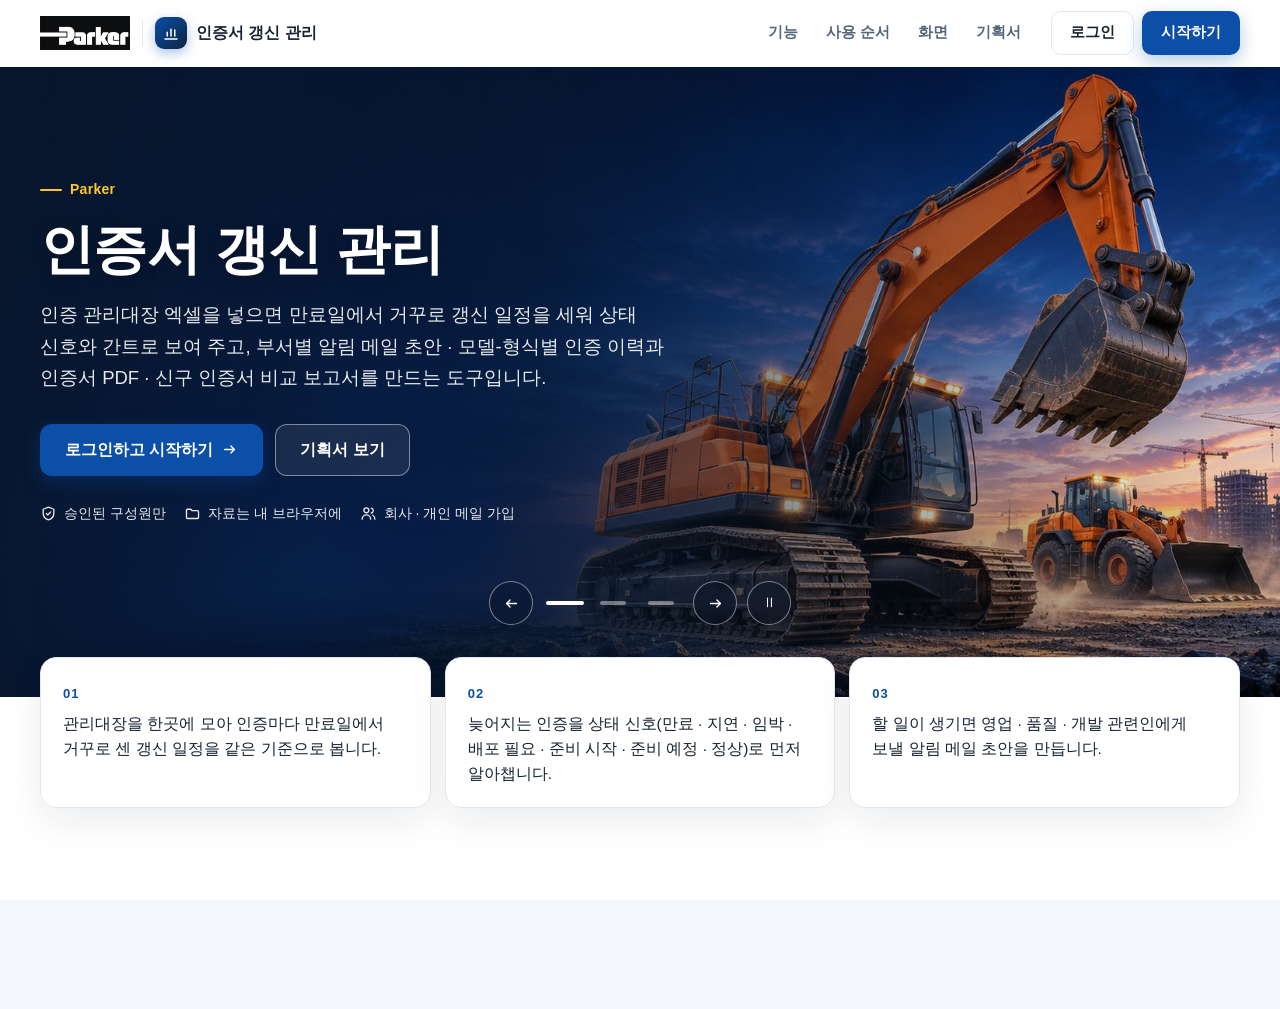
<file: index.html>
<!doctype html>
<html lang="ko">
<head>
  <meta charset="utf-8">
  <meta name="viewport" content="width=device-width, initial-scale=1">
  <title>인증 갱신 관리 — v2.0</title>
  <!-- seo-kit: 공유 미리보기 · 아이콘(주소를 옮기면 아래 주소 3곳을 내 주소로) -->
  <link rel="canonical" href="https://data10-12.jobability.co.kr/">
  <meta property="og:type" content="website">
  <meta property="og:site_name" content="Parker">
  <meta property="og:title" content="Parker · 인증서 갱신 관리">
  <meta property="og:description" content="인증 관리대장 엑셀을 넣으면 만료일에서 거꾸로 갱신 일정을 세워 상태 신호와 간트로 보여 주고, 부서별 알림 메일 초안 · 모델-형식별 인증 이력과 인증서 PDF · 신구 인증서 비교 보고서를 만드는 도구입니다.">
  <meta property="og:url" content="https://data10-12.jobability.co.kr/">
  <meta property="og:image" content="https://data10-12.jobability.co.kr/og-image.png">
  <meta property="og:image:secure_url" content="https://data10-12.jobability.co.kr/og-image.png">
  <meta property="og:image:type" content="image/png">
  <meta property="og:image:width" content="1200">
  <meta property="og:image:height" content="630">
  <meta property="og:image:alt" content="Parker · 인증서 갱신 관리">
  <meta property="og:locale" content="ko_KR">
  <meta name="twitter:card" content="summary_large_image">
  <meta name="twitter:title" content="Parker · 인증서 갱신 관리">
  <meta name="twitter:description" content="인증 관리대장 엑셀을 넣으면 만료일에서 거꾸로 갱신 일정을 세워 상태 신호와 간트로 보여 주고, 부서별 알림 메일 초안 · 모델-형식별 인증 이력과 인증서 PDF · 신구 인증서 비교 보고서를 만드는 도구입니다.">
  <meta name="twitter:image" content="https://data10-12.jobability.co.kr/og-image.png">
  <link rel="icon" href="favicon.svg" type="image/svg+xml">
  <!-- /seo-kit -->
  <meta name="description" content="선급 Type Approval 등 각종 인증의 관리대장 엑셀을 가져와 만료일에서 거꾸로 갱신 일정(준비·신청·기관 심사·피드백·발급)을 세우고, 상태 신호·부서별 알림 메일 초안·업무흐름(R/R)·이전/신규 인증서 변경 비교 보고서, 모델-형식별 인증 이력과 인증서 PDF 보관을 하는 브라우저 도구">
  <meta name="robots" content="noindex">
  <!-- fresh-guard v3 (2026-10-21) — 배포 직후에도 강력 새로고침 없이 새 화면을 보이게 한다.
       GitHub Pages 는 HTML 을 max-age=600 으로 준다. 브라우저도, GitHub 앞단 캐시(Fastly)도 그동안 옛 HTML 을 줄 수 있다
       (Cloudflare 는 HTML 을 캐시하지 않는다 — cf-cache-status: DYNAMIC 실측).
       여기서 하는 일: 지금 화면의 Last-Modified(document.lastModified)와 서버의 최신 값(HEAD)을 비교해,
       서버 쪽이 새로우면 「?_fg=<판>」을 붙인 주소로 한 번 옮겨 간다. 질의가 붙은 주소는 브라우저 캐시에도 Fastly 캐시에도
       없어 반드시 새 판이 온다(실측 x-cache: MISS). 붙은 _fg 는 새 화면이 뜨자마자 주소창에서 지운다. 같은 판으로 두 번 돌지 않는다.
       v2: 열 때만이 아니라 앱 안 메뉴 이동(pushState·hashchange·popstate) 때도 15초에 한 번까지 다시 잰다(열어 둔 탭).
       v3: location.reload() 대신 질의 붙은 주소로 — reload 가 Fastly 에 남은 옛 판을 다시 받아 멈추던 것(10-21 build-data 강의안).
       탭 전환·포커스로는 옮기지 않는다(입력 유실). file:// 로 열면 돌지 않는다(fetch 가 file 을 못 읽어 콘솔 오류만 남음). ETag 는 Cloudflare 가 지워서 쓸 수 없다. 원본: dreamit-1000/scripts/fresh-guard/guard.html -->
  <script>(function(){try{var L=location,P='_fg',h=window.history,q=L.search;if(L.protocol==='file:')return;if(/[?&]_fg=/.test(q)&&h&&h.replaceState){q=q.replace(/([?&])_fg=[^&]*&?/,'$1').replace(/[?&]$/,'');h.replaceState(h.state,'',L.pathname+q+L.hash);}var d=Date.parse(document.lastModified),u=L.pathname+L.search,k='__fresh_guard',t=0;if(!d||!window.fetch||!window.sessionStorage)return;var g=function(s,v){return s+(s.indexOf('?')<0?'?':'&')+P+'='+v;};var c=function(){var n=Date.now();if(n-t<15000)return;t=n;fetch(g(u,n),{method:'HEAD',cache:'no-store'}).then(function(r){var lm=r.headers.get('last-modified'),f=lm&&Date.parse(lm);if(!f||f<=d+1000)return;if(sessionStorage.getItem(k)===lm)return;sessionStorage.setItem(k,lm);L.replace(g(L.pathname+L.search,f)+L.hash);})['catch'](function(){});};c();var p=h&&h.pushState;if(p)h.pushState=function(){var x=p.apply(this,arguments);c();return x;};addEventListener('hashchange',c);addEventListener('popstate',c);}catch(e){}})();</script>
  <link rel="stylesheet" href="css/style.css?v=2026-11-11.8">
  <!-- auth-kit: 로그인 전에는 도구 화면을 감춘다(js/auth.js 가 판정 뒤 푼다) -->
  <script>document.documentElement.classList.add('auth-lock')</script>
  <link rel="stylesheet" href="css/auth.css?v=2026-11-11.8">
  <link rel="stylesheet" href="css/board.css?v=2026-11-11.8">
  <!-- /auth-kit -->
</head>
<body>
  <a class="skip" href="#main">본문으로 건너뛰기</a>
  <div class="shell">
    <aside class="side" aria-label="주 메뉴">
      <a class="brand" href="#/dash">
        <span class="brand-mark" aria-hidden="true">CT</span>
        <span class="brand-text">
          <span class="brand-name">인증 갱신 관리</span>
          <span class="brand-sub">data10-12 · v2.0</span>
        </span>
      </a>
      <nav class="nav" id="nav"></nav>
    </aside>

    <div class="body">
      <header class="topbar">
        <a class="scope-chip" id="dataChip" href="#/ledger"></a>
        <span class="topbar-note" id="storeNote"></span>
      </header>
      <div id="sampleBanner" class="sample-banner" hidden></div>
      <main id="main" class="main" tabindex="-1"></main>
      <footer class="site-footer">
        v2.0 · 관리대장·이력·인증서 PDF 는 이 브라우저 안에서만 읽고 저장합니다(서버로 보내지 않음) · 메일은 직접 보내기 전까지 나가지 않음 · AI 자동 보내기는 설정한 경우에만
      </footer>
    </div>
  </div>

  <div id="toast" class="toast" role="status" aria-live="polite" hidden></div>

  <!-- 로컬 파일(file://)로 열어도 돌도록 module 이 아닌 일반 스크립트로 불러옵니다 -->
  <script src="vendor/xlsx.full.min.js?v=2026-11-11.8"></script>
  <script src="vendor/pdf.min.js?v=2026-11-11.8"></script>
  <script src="js/logic.js?v=2026-11-11.8"></script>
  <script src="js/sample-data.js?v=2026-11-11.8"></script>
  <script src="js/store.js?v=2026-11-11.8"></script>
  <script src="js/pdfs.js?v=2026-11-11.8"></script>
  <script src="js/charts.js?v=2026-11-11.8"></script>
  <script src="js/ai-endpoint.js?v=2026-11-11.8"></script>
  <script src="js/ai-panel.js?v=2026-11-11.8"></script>
  <script src="js/app.js?v=2026-11-11.8"></script>
  <!-- auth-kit: 로그인 · 사용 신청 · 승인(정본 data10-00/kit/auth) -->
  <script src="vendor/supabase.js?v=2026-11-11.8"></script>
  <script src="js/auth-config.js?v=2026-11-11.8"></script>
  <script src="js/board.js?v=2026-11-11.8"></script>
  <script src="js/auth.js?v=2026-11-11.8"></script>
  <!-- /auth-kit -->
</body>
</html>
</file>
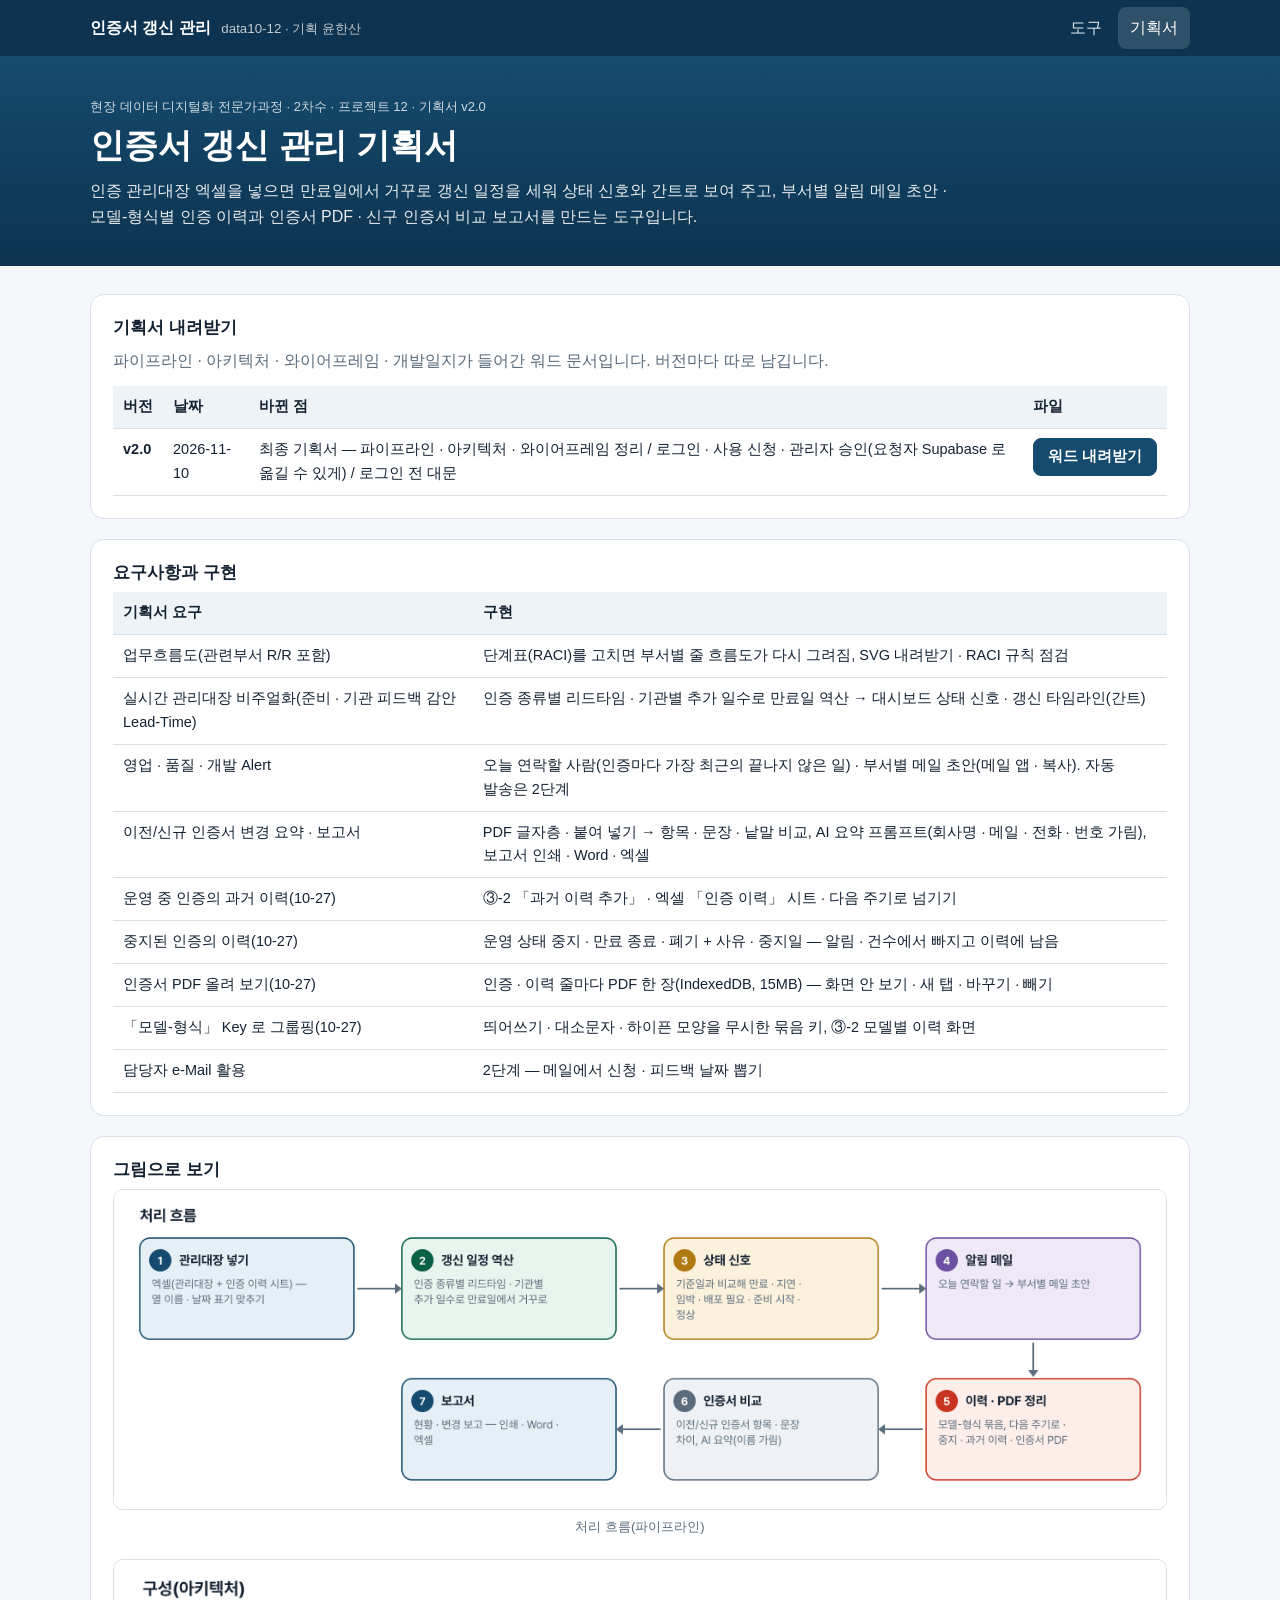
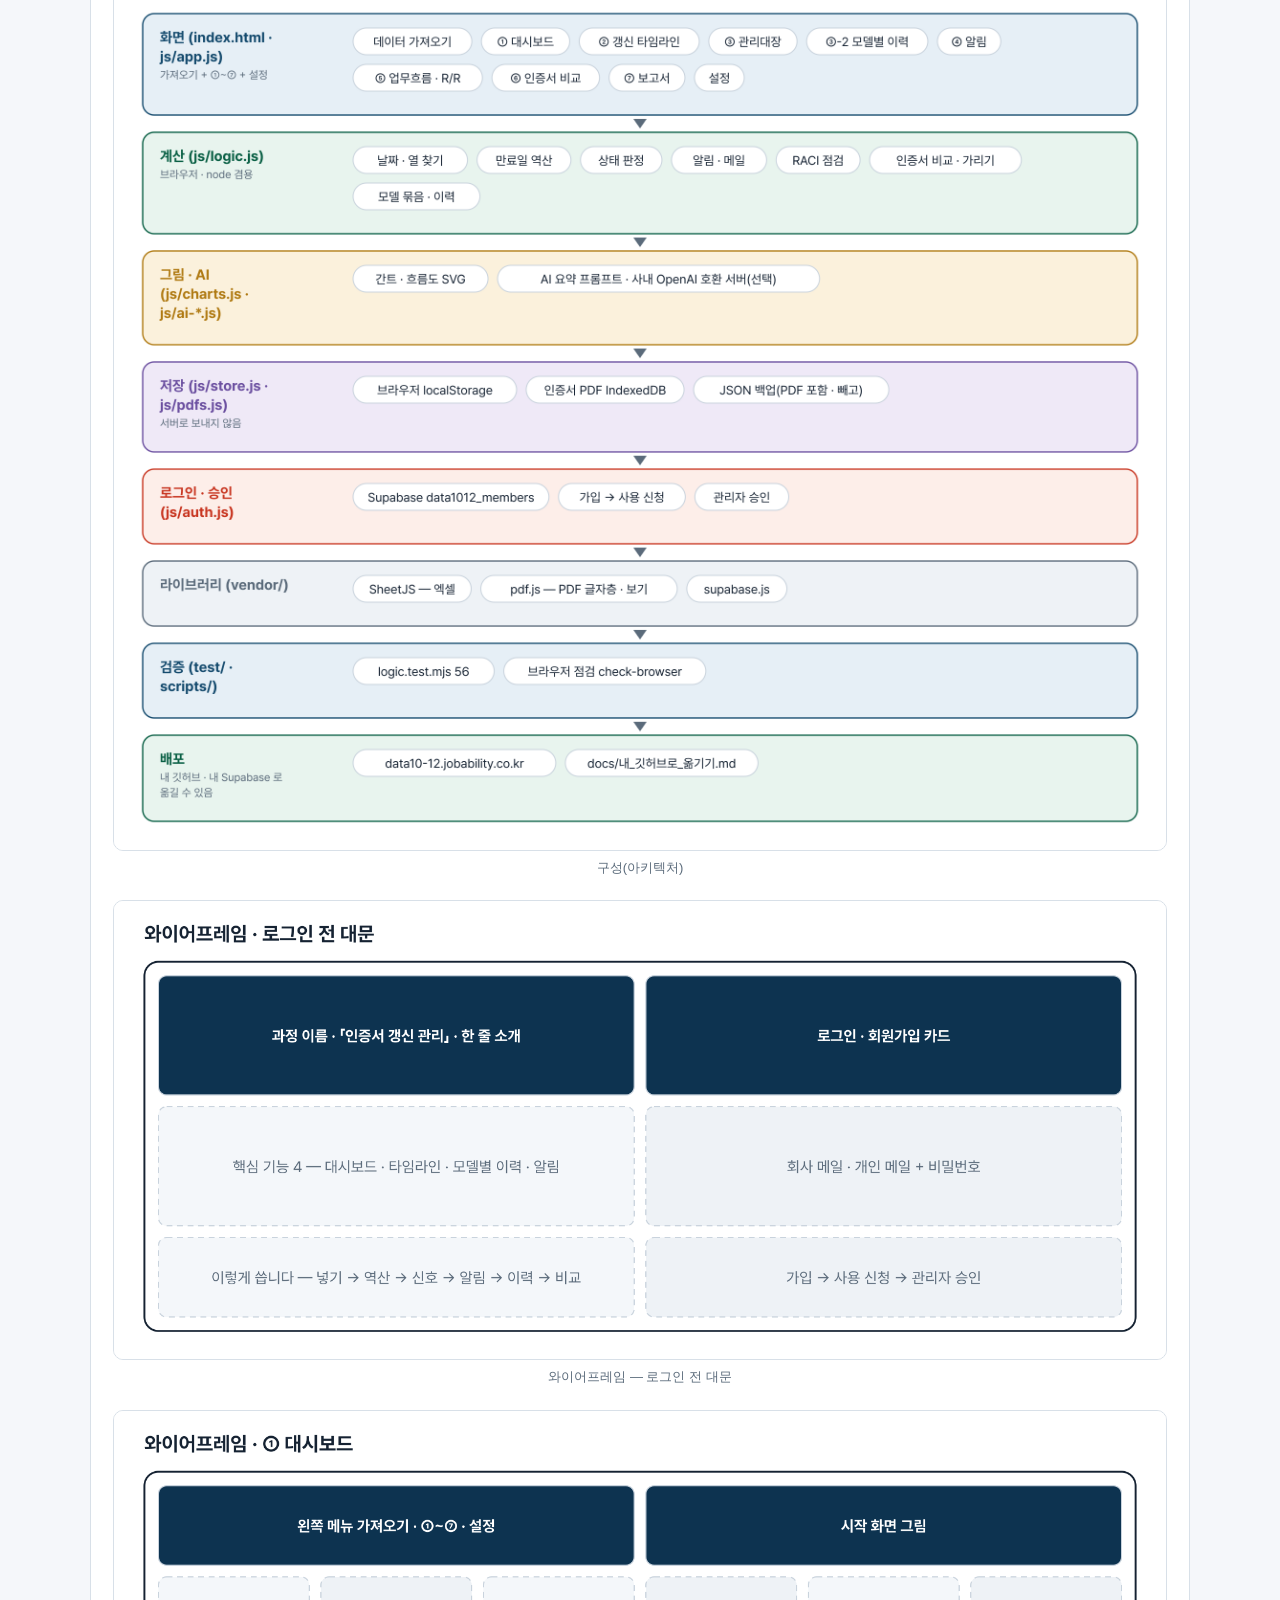
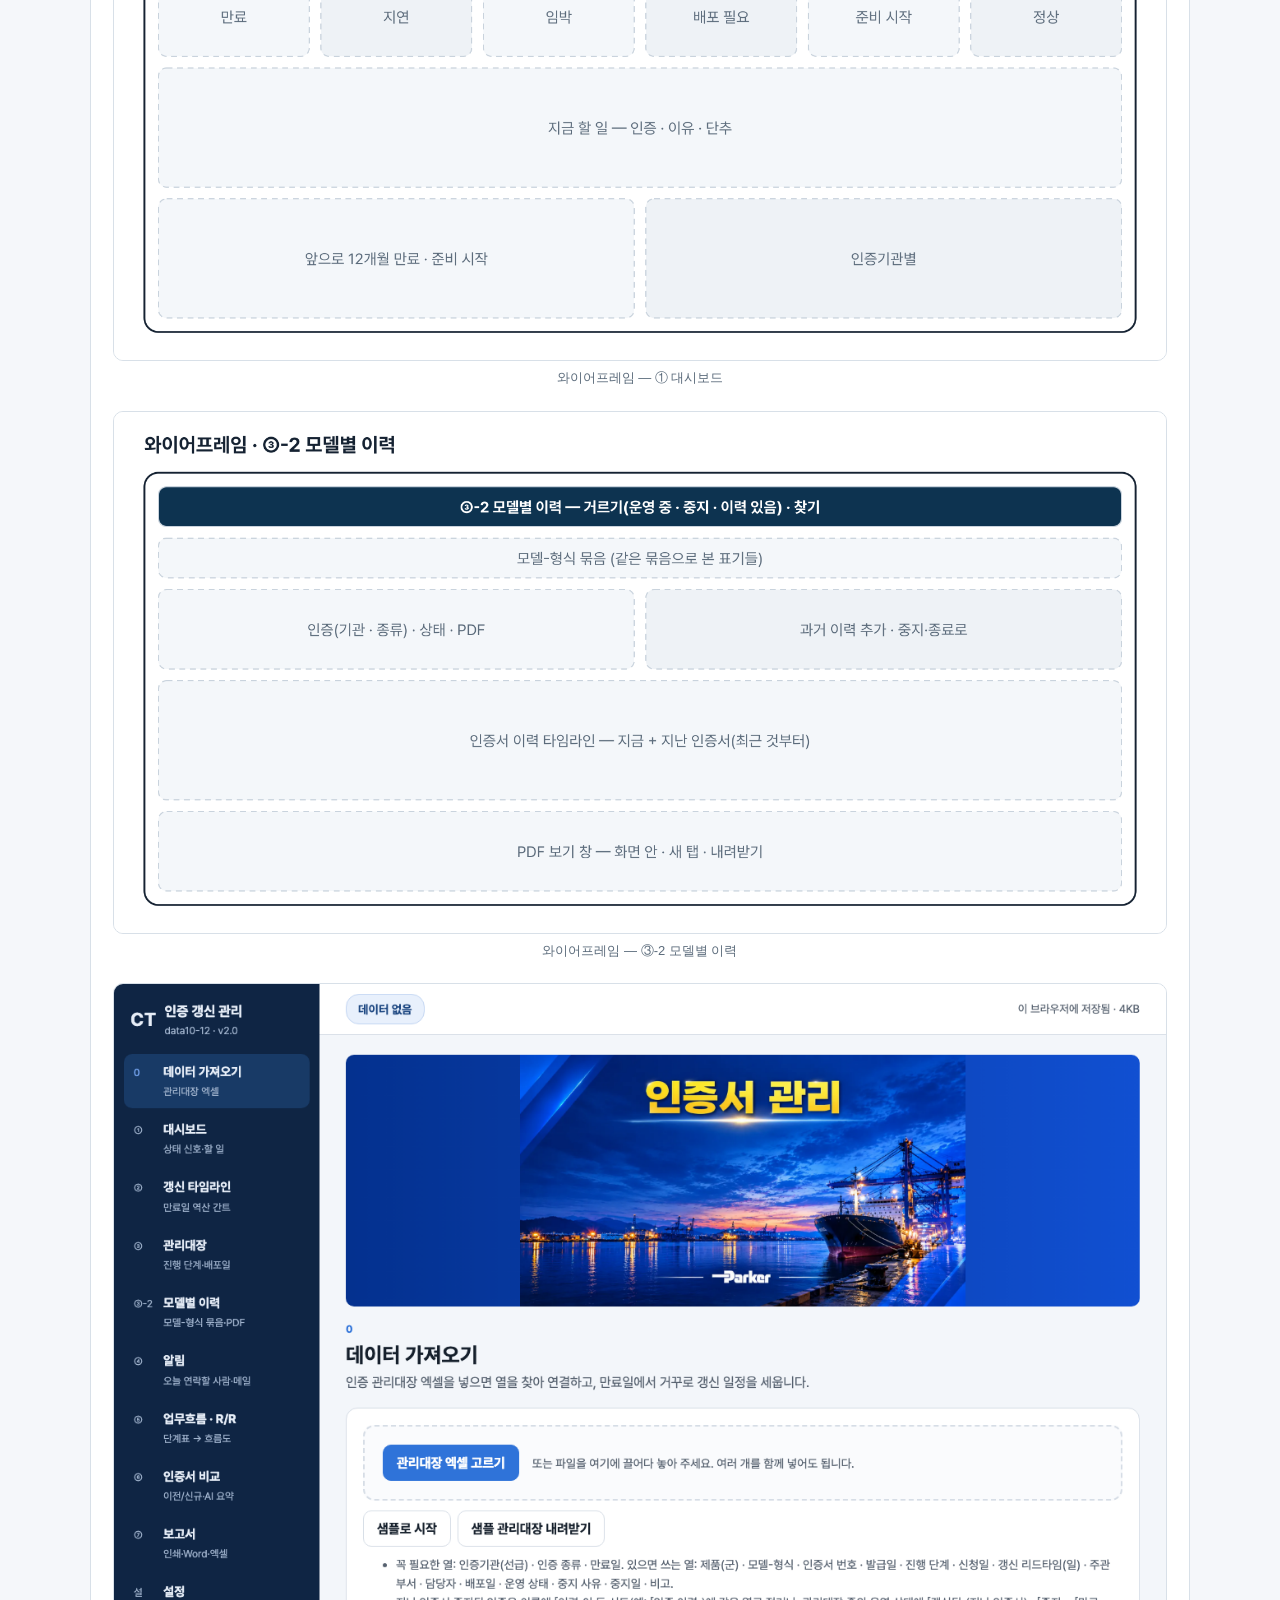
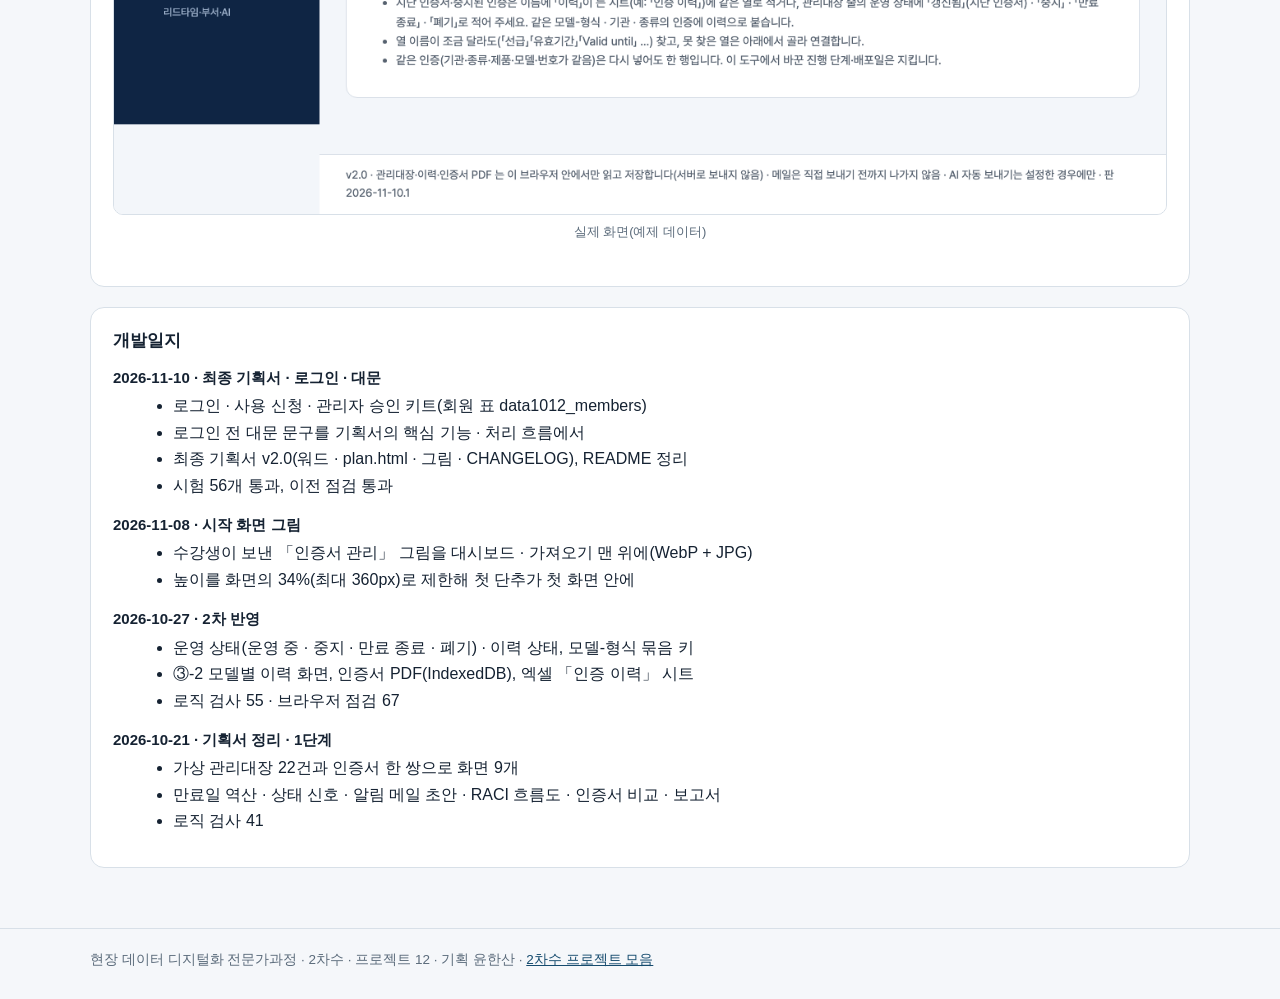
<file: plan.html>
<!DOCTYPE html>
<html lang="ko">
<head>
<meta charset="UTF-8">
<meta name="viewport" content="width=device-width, initial-scale=1.0">
<title>기획서 — 인증서 갱신 관리</title>
<meta name="robots" content="index,follow">
<link rel="icon" href="favicon.svg" type="image/svg+xml">
<link rel="stylesheet" href="css/style.css">
<style>
.plan-figs figure{margin:0 0 22px;} .plan-figs img{width:100%;height:auto;border:1px solid var(--line);border-radius:10px;background:#fff;}
.plan-figs figcaption{font-size:13px;color:var(--sub);text-align:center;margin-top:6px;}
.plan td{white-space:normal;} .plan td .btn{min-height:36px;white-space:nowrap;}
h3{font-size:15px;margin:16px 0 6px;} main ul{margin:0 0 10px 20px;}
:root{--ink:#152232;--sub:#5b6b7b;--line:#d8e0e8;--brand:#154b6e;--bg:#f5f7fa;--container-pad:20px}
@media (min-width:640px){:root{--container-pad:28px}} @media (min-width:1024px){:root{--container-pad:40px}}
*{box-sizing:border-box} body{margin:0;background:var(--bg);color:var(--ink);font:16px/1.65 Pretendard,'Apple SD Gothic Neo','Malgun Gothic',sans-serif;word-break:keep-all;overflow-wrap:break-word}
a{color:var(--brand)} .wrap,.topnav-inner{max-width:calc(1100px + 2*var(--container-pad));margin:0 auto;padding:0 var(--container-pad)}
.topnav{background:#0d3350;color:#fff;position:sticky;top:0;z-index:5} .topnav-inner{display:flex;flex-wrap:wrap;align-items:center;justify-content:space-between;gap:8px;min-height:56px}
.topnav-brand{color:#fff;text-decoration:none;font-weight:700} .topnav-brand small{font-weight:400;opacity:.75;margin-left:6px}
.topnav-links{list-style:none;display:flex;gap:4px;margin:0;padding:0} .topnav-links a{color:#dbe7f0;text-decoration:none;padding:8px 12px;border-radius:8px;display:block} .topnav-links a.active,.topnav-links a:hover{background:rgba(255,255,255,.14);color:#fff}
.hero{background:linear-gradient(180deg,#154b6e,#0d3350);color:#fff;padding:40px 0 36px} .hero h1{margin:6px 0 10px;font-size:clamp(24px,3.4vw,34px);color:#fff} .hero p{margin:0;opacity:.9;max-width:860px} .eyebrow{font-size:13px;opacity:.8}
main{padding:28px 0 40px} .card{background:#fff;border:1px solid var(--line);border-radius:14px;padding:22px;margin:0 0 20px} .sub{color:var(--sub)}
.tablewrap{overflow-x:auto} table{border-collapse:collapse;width:100%;font-size:14.5px} th,td{border-bottom:1px solid var(--line);padding:9px 10px;text-align:left;vertical-align:top} th{background:#eef3f7;white-space:nowrap}
.btn{display:inline-flex;align-items:center;justify-content:center;padding:6px 14px;border-radius:8px;border:1px solid var(--brand);text-decoration:none;font-weight:600} .btn.primary{background:var(--brand);color:#fff}
footer{border-top:1px solid var(--line);padding:20px 0 28px;color:var(--sub);font-size:13.5px}
</style>
</head>
<body>
<nav class="topnav" aria-label="주요 메뉴">
  <div class="topnav-inner">
    <a class="topnav-brand" href="index.html">인증서 갱신 관리 <small>data10-12 · 기획 윤한산</small></a>
    <ul class="topnav-links">
      <li><a href="index.html">도구</a></li>
      <li><a href="plan.html" class="active" aria-current="page">기획서</a></li>
    </ul>
  </div>
</nav>
<header class="hero"><div class="wrap">
  <div class="eyebrow">현장 데이터 디지털화 전문가과정 · 2차수 · 프로젝트 12 · 기획서 v2.0</div>
  <h1>인증서 갱신 관리 기획서</h1>
  <p>인증 관리대장 엑셀을 넣으면 만료일에서 거꾸로 갱신 일정을 세워 상태 신호와 간트로 보여 주고, 부서별 알림 메일 초안 · 모델-형식별 인증 이력과 인증서 PDF · 신구 인증서 비교 보고서를 만드는 도구입니다.</p>
</div></header>
<main><div class="wrap">
<div class="card">
  <h2 style="margin-top:0">기획서 내려받기</h2>
  <p class="sub">파이프라인 · 아키텍처 · 와이어프레임 · 개발일지가 들어간 워드 문서입니다. 버전마다 따로 남깁니다.</p>
  <div class="tablewrap plan"><table><thead><tr><th>버전</th><th>날짜</th><th>바뀐 점</th><th>파일</th></tr></thead><tbody><tr><td><b>v2.0</b></td><td>2026-11-10</td><td>최종 기획서 — 파이프라인 · 아키텍처 · 와이어프레임 정리 / 로그인 · 사용 신청 · 관리자 승인(요청자 Supabase 로 옮길 수 있게) / 로그인 전 대문</td><td><a class="btn primary" href="docs/기획서/data10-12_윤한산_인증서갱신관리_기획서_v2.0.docx" download>워드 내려받기</a></td></tr></tbody></table></div>
</div>
<div class="card plan">
  <h2 style="margin-top:0">요구사항과 구현</h2>
  <div class="tablewrap"><table><thead><tr><th>기획서 요구</th><th>구현</th></tr></thead><tbody><tr><td>업무흐름도(관련부서 R/R 포함)</td><td>단계표(RACI)를 고치면 부서별 줄 흐름도가 다시 그려짐, SVG 내려받기 · RACI 규칙 점검</td></tr><tr><td>실시간 관리대장 비주얼화(준비 · 기관 피드백 감안 Lead-Time)</td><td>인증 종류별 리드타임 · 기관별 추가 일수로 만료일 역산 → 대시보드 상태 신호 · 갱신 타임라인(간트)</td></tr><tr><td>영업 · 품질 · 개발 Alert</td><td>오늘 연락할 사람(인증마다 가장 최근의 끝나지 않은 일) · 부서별 메일 초안(메일 앱 · 복사). 자동 발송은 2단계</td></tr><tr><td>이전/신규 인증서 변경 요약 · 보고서</td><td>PDF 글자층 · 붙여 넣기 → 항목 · 문장 · 낱말 비교, AI 요약 프롬프트(회사명 · 메일 · 전화 · 번호 가림), 보고서 인쇄 · Word · 엑셀</td></tr><tr><td>운영 중 인증의 과거 이력(10-27)</td><td>③-2 「과거 이력 추가」 · 엑셀 「인증 이력」 시트 · 다음 주기로 넘기기</td></tr><tr><td>중지된 인증의 이력(10-27)</td><td>운영 상태 중지 · 만료 종료 · 폐기 + 사유 · 중지일 — 알림 · 건수에서 빠지고 이력에 남음</td></tr><tr><td>인증서 PDF 올려 보기(10-27)</td><td>인증 · 이력 줄마다 PDF 한 장(IndexedDB, 15MB) — 화면 안 보기 · 새 탭 · 바꾸기 · 빼기</td></tr><tr><td>「모델-형식」 Key 로 그룹핑(10-27)</td><td>띄어쓰기 · 대소문자 · 하이픈 모양을 무시한 묶음 키, ③-2 모델별 이력 화면</td></tr><tr><td>담당자 e-Mail 활용</td><td>2단계 — 메일에서 신청 · 피드백 날짜 뽑기</td></tr></tbody></table></div>
</div>
<div class="card plan-figs"><h2 style="margin-top:0">그림으로 보기</h2><figure><img src="docs/img/pipeline.png" alt="처리 흐름(파이프라인)" loading="lazy"><figcaption>처리 흐름(파이프라인)</figcaption></figure><figure><img src="docs/img/architecture.png" alt="구성(아키텍처)" loading="lazy"><figcaption>구성(아키텍처)</figcaption></figure><figure><img src="docs/img/wireframe-1.png" alt="와이어프레임 — 로그인 전 대문" loading="lazy"><figcaption>와이어프레임 — 로그인 전 대문</figcaption></figure><figure><img src="docs/img/wireframe-2.png" alt="와이어프레임 — ① 대시보드" loading="lazy"><figcaption>와이어프레임 — ① 대시보드</figcaption></figure><figure><img src="docs/img/wireframe-3.png" alt="와이어프레임 — ③-2 모델별 이력" loading="lazy"><figcaption>와이어프레임 — ③-2 모델별 이력</figcaption></figure><figure><img src="docs/img/screen.png" alt="실제 화면(예제 데이터)" loading="lazy"><figcaption>실제 화면(예제 데이터)</figcaption></figure></div>
<div class="card"><h2 style="margin-top:0">개발일지</h2><h3>2026-11-10 · 최종 기획서 · 로그인 · 대문</h3><ul><li>로그인 · 사용 신청 · 관리자 승인 키트(회원 표 data1012_members)</li><li>로그인 전 대문 문구를 기획서의 핵심 기능 · 처리 흐름에서</li><li>최종 기획서 v2.0(워드 · plan.html · 그림 · CHANGELOG), README 정리</li><li>시험 56개 통과, 이전 점검 통과</li></ul><h3>2026-11-08 · 시작 화면 그림</h3><ul><li>수강생이 보낸 「인증서 관리」 그림을 대시보드 · 가져오기 맨 위에(WebP + JPG)</li><li>높이를 화면의 34%(최대 360px)로 제한해 첫 단추가 첫 화면 안에</li></ul><h3>2026-10-27 · 2차 반영</h3><ul><li>운영 상태(운영 중 · 중지 · 만료 종료 · 폐기) · 이력 상태, 모델-형식 묶음 키</li><li>③-2 모델별 이력 화면, 인증서 PDF(IndexedDB), 엑셀 「인증 이력」 시트</li><li>로직 검사 55 · 브라우저 점검 67</li></ul><h3>2026-10-21 · 기획서 정리 · 1단계</h3><ul><li>가상 관리대장 22건과 인증서 한 쌍으로 화면 9개</li><li>만료일 역산 · 상태 신호 · 알림 메일 초안 · RACI 흐름도 · 인증서 비교 · 보고서</li><li>로직 검사 41</li></ul></div>
</div></main>
<footer><div class="wrap">현장 데이터 디지털화 전문가과정 · 2차수 · 프로젝트 12 · 기획 윤한산 · <a href="https://data10-00.jobability.co.kr/">2차수 프로젝트 모음</a></div></footer>
</body>
</html>
</file>
<file: css/style.css>
/* 인증 갱신 관리 — 1단계 화면 스타일
   뼈대(짙은 남색 사이드바 + 밝은 본문)와 부품은 data10-11 에서 가져왔습니다.
   360px 까지 반응형, 좁은 화면에서는 사이드바가 위쪽 메뉴로 바뀝니다. 그래프 색은 --series-* 변수. */
:root {
  --container-pad: 16px;
  --bg: #f3f6fa;
  --surface: #ffffff;
  --text: #16202c;
  --muted: #56616f;
  --line: #d6dde6;
  --primary: #2f73d9;
  --primary-dark: #215cb4;
  --primary-soft: #e8f0fc;
  --on-primary: #ffffff;
  --side: #0f2544;
  --side-2: #183a66;
  --on-side: #e7eef8;
  --on-side-muted: #9fb2cc;
  --danger: #b3261e;
  --warn-bg: #fff4d6;
  --ok: #1b6e3a;
  --fact: #1b6e3a;
  --obs: #8a4b00;
  --radius: 10px;
  --series-1: #2a78d6;    /* 준비 */
  --series-2: #eb6834;    /* 기관 심사 */
  --series-3: #1baf7a;    /* 발급 처리 */
  --series-4: #8c5cd1;    /* 피드백 대응 */
  --series-plan: #9aa7b8; /* 여유·중립 회색 */
  --caution-bg: #fff4d6;
  --caution: #6b4d00;
}
@media (min-width: 640px) { :root { --container-pad: 24px; } }
@media (min-width: 1024px) { :root { --container-pad: 32px; } }

*, *::before, *::after { box-sizing: border-box; }
html { -webkit-text-size-adjust: 100%; }
body {
  margin: 0;
  background: var(--bg);
  color: var(--text);
  font-family: "Pretendard", "Apple SD Gothic Neo", "Malgun Gothic", "Noto Sans KR", system-ui, sans-serif;
  font-size: 16px;
  line-height: 1.6;
  word-break: keep-all;
  overflow-wrap: break-word;
}
button, input, select, textarea { font: inherit; color: inherit; }
input[type="file"] { max-width: 100%; }
img { max-width: 100%; display: block; }
h1, h2, h3 { line-height: 1.3; margin: 0 0 .5em; }
h1 { font-size: 1.6rem; }
h2 { font-size: 1.2rem; }
h3 { font-size: 1.05rem; }
p { margin: 0 0 .75em; }
a { color: var(--primary); }
.sr { position: absolute; width: 1px; height: 1px; overflow: hidden; clip: rect(0 0 0 0); white-space: nowrap; }
.skip { position: absolute; left: -999px; }
.skip:focus { left: 8px; top: 8px; background: #fff; padding: 8px; z-index: 50; }
[hidden] { display: none !important; }

/* ── 뼈대: 사이드바 + 본문 ─────────────────── */
.shell { display: grid; grid-template-columns: 250px minmax(0, 1fr); min-height: 100vh; }
.side { background: var(--side); color: var(--on-side); padding: 20px 12px; position: sticky; top: 0; height: 100vh; overflow-y: auto; }
.brand { display: flex; align-items: center; gap: 10px; text-decoration: none; color: var(--on-side); padding: 0 8px 18px; }
.brand-mark { font-weight: 800; font-size: 1.4rem; letter-spacing: .02em; }
.brand-text { display: flex; flex-direction: column; min-width: 0; }
.brand-name { font-weight: 800; font-size: 1.05rem; }
.brand-sub { font-size: .78rem; color: var(--on-side-muted); }
.nav { display: flex; flex-direction: column; gap: 4px; }
.nav a {
  display: grid; grid-template-columns: 28px minmax(0, 1fr); gap: 2px 8px; align-items: baseline;
  padding: 10px 12px; border-radius: var(--radius); color: var(--on-side); text-decoration: none;
}
.nav a .no { font-size: .78rem; color: var(--on-side-muted); }
.nav a .t { font-weight: 700; font-size: .95rem; }
.nav a .s { grid-column: 2; font-size: .78rem; color: var(--on-side-muted); }
.nav a:hover { background: rgba(255, 255, 255, .06); }
.nav a[aria-current="page"] { background: var(--side-2); }
.nav a[aria-current="page"] .no { color: #7fb0ff; }

.body { min-width: 0; display: flex; flex-direction: column; }
.topbar {
  display: flex; flex-wrap: wrap; align-items: center; gap: 8px 16px;
  padding: 12px var(--container-pad); background: var(--surface); border-bottom: 1px solid var(--line);
  position: sticky; top: 0; z-index: 10;
}
.scope-chip {
  display: inline-flex; flex-wrap: wrap; gap: 2px 8px; align-items: center; min-width: 0; max-width: 100%;
  padding: 6px 14px; border-radius: 16px; background: var(--primary-soft); border: 1px solid #c3d6f3;
  color: #17427e; font-weight: 700; font-size: .9rem; text-decoration: none;
}
.scope-chip .dim { font-weight: 500; color: var(--muted); }
.topbar-note { margin-left: auto; font-size: .85rem; color: var(--muted); }
.sample-banner { background: var(--warn-bg); border-bottom: 1px solid #e8cf85; color: #5a4400; font-size: .92rem; padding: 8px var(--container-pad); }
.main { padding: 24px var(--container-pad) 48px; width: 100%; max-width: calc(1280px + 2 * var(--container-pad)); }
.main:focus { outline: none; }
.site-footer { margin-top: auto; border-top: 1px solid var(--line); background: var(--surface); color: var(--muted); font-size: .85rem; padding: 14px var(--container-pad); }

@media (max-width: 1023px) {
  .shell { grid-template-columns: minmax(0, 1fr); }
  .side { position: static; height: auto; padding: 12px var(--container-pad); }
  .brand { padding: 0 0 10px; }
  .nav { flex-direction: row; flex-wrap: wrap; gap: 4px; }
  .nav a { display: inline-flex; gap: 6px; padding: 6px 10px; }
  .nav a .s { display: none; }
  .topbar { position: static; }
}

/* ── 공통 부품 ─────────────────────────── */
.stage { font-size: .8rem; font-weight: 800; color: var(--primary); letter-spacing: .04em; margin-bottom: 4px; }
.page-head { display: flex; flex-wrap: wrap; align-items: flex-end; gap: 8px 16px; margin-bottom: 18px; }
.page-head .titles { margin-right: auto; min-width: 0; }
.page-head h1 { margin: 0; }
.page-head .lead { color: var(--muted); margin: 4px 0 0; }
.card { background: var(--surface); border: 1px solid var(--line); border-radius: 14px; padding: 20px; margin-bottom: 20px; min-width: 0; }
.card > h2 { font-size: 1.05rem; }
.note { color: var(--muted); font-size: .9rem; }
.grid-2 { display: grid; grid-template-columns: repeat(2, minmax(0, 1fr)); gap: 20px; }
@media (max-width: 900px) { .grid-2 { grid-template-columns: minmax(0, 1fr); } }

.btn {
  display: inline-flex; align-items: center; justify-content: center; gap: 8px;
  min-height: 44px; padding: 8px 16px; border-radius: var(--radius);
  border: 1px solid var(--line); background: var(--surface); cursor: pointer; font-weight: 700; text-decoration: none; color: var(--text);
}
.btn:hover { border-color: var(--primary); }
.btn:disabled { opacity: .5; cursor: not-allowed; }
.btn-primary { background: var(--primary); color: var(--on-primary); border-color: var(--primary); }
.btn-primary:hover { background: var(--primary-dark); }
.btn-danger { color: var(--danger); border-color: var(--danger); }
.btn-sm { min-height: 36px; padding: 4px 12px; font-size: .9rem; }
.btn-big { min-height: 52px; font-size: 1.05rem; padding: 12px 28px; }
.btn-row { display: flex; flex-wrap: wrap; gap: 8px; }

/* 양식 */
.form-grid { display: grid; grid-template-columns: repeat(3, minmax(0, 1fr)); gap: 14px 18px; }
.form-grid .span-all { grid-column: 1 / -1; }
@media (max-width: 1100px) { .form-grid { grid-template-columns: repeat(2, minmax(0, 1fr)); } }
@media (max-width: 560px) { .form-grid { grid-template-columns: minmax(0, 1fr); } }
.field { display: flex; flex-direction: column; gap: 4px; min-width: 0; }
.field > span { font-weight: 700; font-size: .9rem; }
.field > span .req { color: var(--danger); margin-left: 4px; }
.field input, .field select, .field textarea {
  width: 100%; min-height: 44px; padding: 8px 10px; border: 1px solid var(--line); border-radius: var(--radius); background: var(--surface);
}
.field textarea { min-height: 80px; resize: vertical; }
.field .hint { font-size: .82rem; color: var(--muted); }
.field .err { color: var(--danger); font-size: .88rem; }
.field.invalid input, .field.invalid select, .field.invalid textarea { border-color: var(--danger); }
fieldset.block { border: 1px solid var(--line); border-radius: 14px; padding: 16px 18px 18px; margin: 0 0 18px; background: var(--surface); min-width: 0; }
fieldset.block legend { font-weight: 800; padding: 0 6px; }
details.block { border: 1px solid var(--line); border-radius: 14px; padding: 8px 18px; margin: 0 0 10px; background: var(--surface); min-width: 0; }
details.block[open] { padding-bottom: 16px; }
details.block > summary { font-weight: 800; overflow-wrap: anywhere; }
.view-toggle { display: inline-flex; border: 1px solid var(--line); border-radius: 10px; overflow: hidden; }
.view-toggle button { border: 0; background: var(--surface); padding: 6px 14px; font: inherit; cursor: pointer; min-height: 36px; }
.view-toggle button[aria-pressed="true"] { background: var(--primary); color: #fff; font-weight: 700; }
table.list.pivot td.label { white-space: nowrap; }
table.list.alias td:first-child { font-weight: 700; }
.kind { display: inline-block; font-size: .75rem; font-weight: 800; padding: 1px 8px; border-radius: 999px; margin-left: 6px; vertical-align: middle; }
.kind.fact { background: #e3f3e8; color: var(--fact); }
.kind.obs { background: #fdf0dc; color: var(--obs); }
.kind.meta { background: #eef1f5; color: var(--muted); }
.submit-bar { display: flex; justify-content: flex-end; gap: 8px; flex-wrap: wrap; position: sticky; bottom: 0; background: var(--bg); padding: 12px 0; }

/* 표 */
.table-wrap { overflow-x: auto; border: 1px solid var(--line); border-radius: var(--radius); background: var(--surface); }
table.list { width: 100%; border-collapse: collapse; font-size: .92rem; }
table.list th, table.list td { padding: 8px 10px; border-bottom: 1px solid var(--line); text-align: left; vertical-align: top; }
table.list th { background: #eef2f7; white-space: nowrap; }
table.list td.num, table.list th.num { text-align: right; white-space: nowrap; }
table.list td.zero { color: #a3adba; }
table.list tr.differs td { background: #fffaf0; }
table.list td.blk { color: var(--muted); font-size: .82rem; white-space: nowrap; }
.heat-1 { background: #eef4fd; } .heat-2 { background: #d9e7fb; } .heat-3 { background: #bcd4f7; }

/* 통계 타일 */
.tiles { display: grid; grid-template-columns: repeat(4, minmax(0, 1fr)); gap: 12px; margin-bottom: 20px; }
@media (max-width: 900px) { .tiles { grid-template-columns: repeat(2, minmax(0, 1fr)); } }
.tile { background: var(--surface); border: 1px solid var(--line); border-radius: 14px; padding: 14px 16px; min-width: 0; }
.tile .k { font-size: .85rem; color: var(--muted); }
.tile .v { font-size: 1.6rem; font-weight: 800; }

/* 가져오기 */
.map-grid { display: grid; grid-template-columns: repeat(auto-fill, minmax(260px, 1fr)); gap: 10px 16px; }
.map-row { display: flex; flex-direction: column; gap: 4px; min-width: 0; border: 1px solid var(--line); border-radius: 10px; padding: 8px 10px; background: #fafbfd; }
.map-row .col { font-weight: 800; }
.map-row .ex { font-size: .8rem; color: var(--muted); overflow: hidden; text-overflow: ellipsis; white-space: nowrap; }
.map-row select { min-height: 38px; border: 1px solid var(--line); border-radius: 8px; padding: 4px 8px; background: #fff; width: 100%; }

.alert { padding: 10px 14px; border-radius: var(--radius); margin: 10px 0; }
.alert.warn { background: #fdecea; color: #7a1c14; }
.alert.info { background: #eaf1fa; color: #123a66; }
.empty { text-align: center; padding: 40px 16px; color: var(--muted); }

/* 대화상자·알림 */
.dialog { border: none; border-radius: 12px; padding: 0; width: min(640px, calc(100vw - 32px)); max-height: calc(100vh - 32px); }
.dialog::backdrop { background: rgba(0, 0, 0, .45); }
.dialog-body { padding: 20px; }
.dialog-actions { display: flex; justify-content: flex-end; gap: 8px; margin-top: 16px; flex-wrap: wrap; }
.toast { position: fixed; left: 50%; bottom: 24px; transform: translateX(-50%); background: #1b2430; color: #fff; padding: 12px 18px; border-radius: var(--radius); z-index: 100; max-width: calc(100vw - 32px); }
.toast.error { background: var(--danger); }


/* ── data09-25 · data10-11 에서 이어 온 부품 ─────────── */
.filters { display: grid; grid-template-columns: repeat(auto-fit, minmax(min(100%, 200px), 1fr)); gap: 12px 16px; align-items: end; }
.filters .span-all { grid-column: 1 / -1; margin: 0; }
h2.sec { font-size: 1.15rem; margin: 4px 0 12px; }
.tile .v { font-size: 1.35rem; }
.map-row.missing { border-color: var(--danger); background: #fdf3f2; }
.map-row .req { color: var(--danger); font-size: .78rem; }
details > summary { cursor: pointer; font-weight: 700; padding: 6px 0; min-height: 32px; }
details.warn-list ul { max-height: 240px; overflow: auto; font-size: .88rem; }
details.card.rules > summary { font-weight: 700; }
.charts { display: grid; grid-template-columns: repeat(2, minmax(0, 1fr)); gap: 16px; margin-bottom: 16px; }
@media (max-width: 900px) { .charts { grid-template-columns: minmax(0, 1fr); } }
.fig { margin: 0; border: 1px solid var(--line); border-radius: var(--radius); padding: 10px 12px; min-width: 0; background: var(--surface); }
.fig figcaption { font-weight: 800; font-size: .92rem; }
svg.chart { width: 100%; height: auto; display: block; }
svg.chart .grid { stroke: #e6eaf0; stroke-width: 1; }
svg.chart .axis { stroke: #b9c2ce; stroke-width: 1; }
svg.chart .tick { fill: var(--muted); font-size: 12px; }
svg.chart .ln { fill: none; stroke-width: 2; stroke-linejoin: round; }
svg.chart .dot { stroke: var(--surface); stroke-width: 2; }
.legend { display: flex; flex-wrap: wrap; gap: 4px 14px; font-size: .82rem; color: var(--muted); min-height: 4px; }
.legend .lg { display: inline-flex; align-items: center; gap: 6px; }
.legend i { width: 12px; height: 12px; border-radius: 3px; display: inline-block; }
table.list tr.sum td { background: #eef2f7; font-weight: 700; }
table.list tr.total td { background: #dfe7f2; }
table.list td.indent { padding-left: 22px; }
table.list.weekly td:last-child { min-width: 220px; }
table.list.items input[type="text"], table.list.items input:not([type]) { width: 100%; min-height: 36px; padding: 4px 6px; border: 1px solid var(--line); border-radius: 8px; }
table.list tr.excluded td { color: #8b95a3; }
.an-list { display: grid; gap: 10px; }
.an { border: 1px solid var(--line); border-left-width: 5px; border-radius: var(--radius); padding: 10px 14px; min-width: 0; }
.an.lv-bad { border-left-color: var(--danger); }
.an.lv-warn { border-left-color: #c98500; }
.an-top { display: flex; flex-wrap: wrap; align-items: center; gap: 4px 8px; }
.an-ev { margin: 6px 0 4px; font-weight: 600; }
.an .note { margin: 2px 0; }
.tag.caution { background: var(--caution-bg); color: var(--caution); }
.drop { display: flex; flex-wrap: wrap; align-items: center; gap: 10px 16px; padding: 22px; border: 2px dashed var(--line); border-radius: 14px; background: #fafbfd; margin-bottom: 12px; }
.drop.over { border-color: var(--primary); background: var(--primary-soft); }
.btn { position: relative; }
.btn input[type="file"] { position: absolute; width: 1px; height: 1px; overflow: hidden; clip: rect(0 0 0 0); }
.steps { margin: 8px 0 12px; padding-left: 22px; }
.mono { font-family: ui-monospace, Menlo, Consolas, monospace; font-size: .85rem; }
textarea { width: 100%; min-height: 120px; padding: 8px 10px; border: 1px solid var(--line); border-radius: var(--radius); background: var(--surface); resize: vertical; }
.paper { padding: 28px; }
.rp h1 { font-size: 1.4rem; }
.rp h2 { font-size: 1.1rem; margin-top: 18px; }
.rp .pre { white-space: pre-line; background: #fafbfd; border: 1px solid var(--line); border-radius: var(--radius); padding: 12px 14px; }
.ai-send { display: inline-flex; align-items: center; flex-wrap: wrap; gap: 4px; }
@media (max-width: 700px) { .paper { padding: 16px; } }

@media print {
  .side, .topbar, .site-footer, .sample-banner, .no-print, .toast, .filters { display: none !important; }
  .shell { display: block; }
  body { background: #fff; font-size: 10.5pt; }
  .main { padding: 0; max-width: none; }
  .card { border: none; padding: 0; }
  .table-wrap { overflow: visible; border: none; }
  table.list th, table.list td { padding: 3px 5px; }
}
.mask-box { border: 1px solid var(--line); border-radius: 12px; padding: 10px 14px; margin: 0 0 12px; background: #fafbfd; }
.mask-box .opt { margin: 0; }

/* ── data10-11 에서 이어 온 부품(2) ─────────── */
.opt { position: relative; display: flex; gap: 10px; align-items: flex-start; padding: 10px 12px; border: 1px solid var(--line); border-radius: var(--radius); background: var(--surface); cursor: pointer; min-width: 0; }
.opt input { margin-top: 4px; flex: none; width: 18px; height: 18px; accent-color: var(--primary); }
.opt .t { font-weight: 700; display: block; }
.opt .s { font-size: .82rem; color: var(--muted); display: block; }
.tag { display: inline-block; font-size: .75rem; font-weight: 800; padding: 1px 8px; border-radius: 999px; background: #eef1f5; color: var(--muted); }
.tag.warn { background: #fdecea; color: #7a1c14; }
.tag.m4 { background: var(--primary-soft); color: #17427e; }
svg.chart .ref { stroke: var(--series-3); stroke-width: 2; stroke-dasharray: 6 4; }
svg.chart .ref.now { stroke: #8a95a5; }
svg.chart .ref-label { fill: #12704d; font-size: 12px; font-weight: 700; }
svg.chart .ref-label.now { fill: #56616f; }
svg.chart .tick.val { font-weight: 700; fill: var(--text); }
.legend .ref-sw { width: 16px; height: 0; border-top: 2px dashed var(--series-3); border-radius: 0; background: none; }
.legend .ref-sw.now { border-top-color: #8a95a5; }
table.list tr.small td { color: #8b95a3; }
table.list td.over { color: #9a2a12; font-weight: 700; }
table.list.cross td.num { min-width: 86px; }
table.list.cross td.heat-1 { background: #fdf0e8; } table.list.cross td.heat-2 { background: #fbd9c6; } table.list.cross td.heat-3 { background: #f6b896; }
table.list.cross td.low { background: #eaf5ef; }
.small-mark { color: #8b95a3; font-size: .8rem; white-space: nowrap; }
.hot-list { display: grid; gap: 10px; }
.hot { border: 1px solid var(--line); border-left: 5px solid var(--series-2); border-radius: var(--radius); padding: 10px 14px; min-width: 0; }
.hot-top { display: flex; flex-wrap: wrap; gap: 4px 8px; align-items: center; }
.hot-top strong { font-size: 1.02rem; }
.hot .ev { margin: 6px 0 2px; font-weight: 600; }
.hot .note { margin: 2px 0; }
.m4-sec { margin-bottom: 20px; }
.m4-sec > h2 { display: flex; flex-wrap: wrap; gap: 6px 10px; align-items: baseline; }
.dim-grid { display: grid; grid-template-columns: repeat(2, minmax(0, 1fr)); gap: 16px; }
@media (max-width: 1100px) { .dim-grid { grid-template-columns: minmax(0, 1fr); } }
.dim-box { min-width: 0; }
.dim-box h3 { margin-top: 4px; }
.tabs { display: flex; flex-wrap: wrap; gap: 6px; margin-bottom: 12px; }
.tabs button { min-height: 40px; padding: 6px 14px; border: 1px solid var(--line); border-radius: 999px; background: var(--surface); cursor: pointer; font-weight: 700; }
.tabs button[aria-pressed="true"] { background: var(--primary); border-color: var(--primary); color: var(--on-primary); }
.inline-form { display: grid; grid-template-columns: repeat(auto-fit, minmax(min(100%, 160px), 1fr)); gap: 10px 14px; align-items: end; }
.goal { display: flex; flex-wrap: wrap; gap: 4px 12px; align-items: baseline; }
.goal .big { font-size: 1.6rem; font-weight: 800; }
.goal .over { color: #9a2a12; }
.goal .ok { color: var(--ok); }
.tile .v.over { color: #9a2a12; }
.tile .v.ok { color: var(--ok); }
svg.chart.hbar .tick { font-size: 15px; }

/* ── data10-12 추가: 상태 신호 · 간트 · 흐름도 · 비교 · 메일 ─────── */
.st { display: inline-block; font-size: .78rem; font-weight: 800; padding: 2px 10px; border-radius: 999px; white-space: nowrap; border: 1px solid transparent; }
.st-expired { background: #fdecea; color: #8f1d15; border-color: #f2b8b2; }
.st-late { background: #fde7dc; color: #8a2d0c; border-color: #f4bea4; }
.st-urgent { background: #fff1d6; color: #6b4300; border-color: #f0d08e; }
.st-nodate { background: #fff1d6; color: #6b4300; border-color: #f0d08e; }
.st-distribute { background: #efe9fb; color: #4b2f8f; border-color: #cfc0f0; }
.st-active { background: #e8f0fc; color: #17427e; border-color: #bcd2f3; }
.st-soon { background: #e6f3f8; color: #1f4e66; border-color: #b7dbe9; }
.st-ok { background: #e3f3e8; color: #1b5e33; border-color: #b6dcc2; }
.st-done { background: #eef1f5; color: #46505c; border-color: #d3d9e1; }
.tiles.status-tiles { grid-template-columns: repeat(auto-fit, minmax(min(100%, 150px), 1fr)); }
.tile.st-tile { border-left-width: 5px; }
.tile.st-tile.lv-hi { border-left-color: #c0392b; }
.tile.st-tile.lv-mid { border-left-color: #d08a00; }
.tile.st-tile.lv-lo { border-left-color: #2f73d9; }
.tile.st-tile.lv-ok { border-left-color: #2e8b57; }
table.list tr.lv-hi td:first-child { box-shadow: inset 4px 0 0 #c0392b; }
table.list tr.lv-mid td:first-child { box-shadow: inset 4px 0 0 #d08a00; }
table.list td.date { white-space: nowrap; }
table.list td .sub { display: block; font-size: .8rem; color: var(--muted); }
table.list select, table.list input[type="date"] { min-height: 36px; border: 1px solid var(--line); border-radius: 8px; padding: 2px 6px; background: #fff; max-width: 100%; }
.todo { display: grid; gap: 8px; }
.todo-item { display: grid; grid-template-columns: minmax(0, 1fr) auto; gap: 4px 12px; align-items: start; border: 1px solid var(--line); border-radius: var(--radius); padding: 10px 14px; background: var(--surface); }
.todo-item .what { font-weight: 700; }
.todo-item .why { color: var(--muted); font-size: .9rem; grid-column: 1 / -1; }

/* 간트 */
.gantt-wrap { overflow-x: auto; border: 1px solid var(--line); border-radius: var(--radius); background: var(--surface); }
svg.gantt { display: block; min-width: 860px; width: 100%; height: auto; }
svg.gantt .row-bg { fill: transparent; }
svg.gantt .row-bg.alt { fill: #f7f9fc; }
svg.gantt .row-bg.hi { fill: #fdf1ef; }
svg.gantt .row-bg.mid { fill: #fffaf0; }
svg.gantt .lbl { font-size: 12.5px; fill: var(--text); }
svg.gantt .lbl.sub { font-size: 11px; fill: var(--muted); }
svg.gantt .mtick { stroke: #e3e8ef; stroke-width: 1; }
svg.gantt .mtxt { font-size: 11px; fill: var(--muted); }
svg.gantt .today { stroke: #c0392b; stroke-width: 2; }
svg.gantt .today-txt { font-size: 11px; fill: #c0392b; font-weight: 700; }
svg.gantt .exp { fill: #1b2430; }
svg.gantt .ph-prep { fill: var(--series-1); }
svg.gantt .ph-review { fill: var(--series-2); }
svg.gantt .ph-feedback { fill: var(--series-4); }
svg.gantt .ph-issue { fill: var(--series-3); }
svg.gantt .ph-buffer { fill: #d5dbe3; }
svg.gantt .done-bar { fill: #c9d1dc; }
svg.gantt .st-txt { font-size: 11px; font-weight: 700; }
.legend i.ph-prep { background: var(--series-1); } .legend i.ph-review { background: var(--series-2); }
.legend i.ph-feedback { background: var(--series-4); } .legend i.ph-issue { background: var(--series-3); }
.legend i.ph-buffer { background: #d5dbe3; } .legend i.today-sw { background: #c0392b; width: 3px; }
.legend i.exp-sw { background: #1b2430; transform: rotate(45deg); width: 9px; height: 9px; }

/* 흐름도 */
.flow-wrap { overflow-x: auto; border: 1px solid var(--line); border-radius: var(--radius); background: var(--surface); }
svg.flow { display: block; height: auto; }
svg.flow .lane { fill: #f7f9fc; stroke: #e1e6ee; }
svg.flow .lane.alt { fill: #ffffff; }
svg.flow .lane-name { font-size: 13px; font-weight: 800; fill: #17427e; }
svg.flow .box { fill: #ffffff; stroke: var(--primary); stroke-width: 1.5; }
svg.flow .box.ext { stroke: #8a95a5; stroke-dasharray: 5 3; }
svg.flow .box.warn { stroke: #c0392b; stroke-width: 2; }
svg.flow .box-no { font-size: 11px; font-weight: 800; fill: var(--primary); }
svg.flow .box-t { font-size: 12px; font-weight: 700; fill: var(--text); }
svg.flow .box-d { font-size: 11px; fill: var(--muted); }
svg.flow .arrow { fill: none; stroke: #6b7787; stroke-width: 1.5; }
svg.flow .head { fill: #6b7787; }
svg.flow .col-t { font-size: 11px; fill: var(--muted); }
table.list.raci td.role { text-align: center; font-weight: 800; }
table.list.raci td.role.r { background: #e8f0fc; color: #17427e; }
table.list.raci td.role.a { background: #fde7dc; color: #8a2d0c; }
table.list.raci td.role.ra { background: #f3e3f5; color: #6b1f72; }
table.list.raci td.role.c { background: #eef7ee; color: #1b5e33; }
table.list.raci td.role.i { background: #f4f5f7; color: #56616f; }
table.list.edit input, table.list.edit select { width: 100%; min-height: 36px; border: 1px solid var(--line); border-radius: 8px; padding: 2px 6px; background: #fff; }
table.list.edit input[type="number"] { min-width: 64px; }
table.list.edit td.name-cell { min-width: 220px; }

/* 비교 */
.cmp-grid { display: grid; grid-template-columns: repeat(2, minmax(0, 1fr)); gap: 16px; }
@media (max-width: 900px) { .cmp-grid { grid-template-columns: minmax(0, 1fr); } }
.cmp-grid textarea { min-height: 260px; font-family: ui-monospace, Menlo, Consolas, monospace; font-size: .85rem; }
del.wd { background: #fdecea; color: #8f1d15; text-decoration: line-through; }
ins.wd { background: #e3f3e8; color: #1b5e33; text-decoration: none; font-weight: 700; }
.diff-lines { font-family: ui-monospace, Menlo, Consolas, monospace; font-size: .84rem; border: 1px solid var(--line); border-radius: var(--radius); max-height: 420px; overflow: auto; }
.diff-lines div { padding: 2px 10px; white-space: pre-wrap; overflow-wrap: anywhere; }
.diff-lines .add { background: #e9f7ee; }
.diff-lines .del { background: #fdf0ee; }
.diff-lines .same { color: #6b7787; }

/* 메일 초안 */
.mail-list { display: grid; grid-template-columns: repeat(auto-fit, minmax(min(100%, 360px), 1fr)); gap: 16px; }
.mail { border: 1px solid var(--line); border-radius: 14px; padding: 14px 16px; background: var(--surface); min-width: 0; }
.mail h3 { display: flex; flex-wrap: wrap; gap: 6px 10px; align-items: baseline; }
.mail .to { font-size: .88rem; color: var(--muted); overflow-wrap: anywhere; }
.mail textarea { min-height: 200px; font-size: .88rem; }
@media print {
  .gantt-wrap, .flow-wrap { overflow: visible; border: none; }
  svg.gantt { min-width: 0; }
}
table.list.edit select { min-width: 68px; }
table.list.edit td:last-child .btn-row { flex-wrap: nowrap; }

/* ── 2차(2026-10-27) — 운영 상태 · 모델-형식 묶음 · 인증서 이력 · PDF 보기 ── */
.st-inactive, .st-state-stopped, .st-state-lapsed, .st-state-withdrawn { background: #eceef1; color: #3d4652; border-color: #c9cfd7; }
.st-state-withdrawn { background: #f3e9e9; color: #6d2b2b; border-color: #dfc3c3; }
.st-state-active { background: #e3f3e8; color: #1b5e33; border-color: #b6dcc2; }
.st-state-renewed { background: #e8f0fc; color: #17427e; border-color: #bcd2f3; }
table.list tr.inactive td { background: #f7f8fa; color: var(--muted); }
details.group > summary { display: flex; flex-wrap: wrap; align-items: center; gap: 6px 12px; cursor: pointer; font-weight: 800; }
details.group > summary .g-title { font-size: 1.08rem; overflow-wrap: anywhere; }
details.group > summary .g-key { font: 600 .78rem/1.4 ui-monospace, SFMono-Regular, Menlo, monospace; color: var(--muted); background: #eef1f5; border: 1px solid var(--line); border-radius: 6px; padding: 1px 6px; overflow-wrap: anywhere; }
details.group > summary .g-count { font-weight: 600; font-size: .88rem; color: var(--muted); }
details.group[open] > summary { margin-bottom: 12px; }
details.group h3 { margin: 18px 0 8px; font-size: 1rem; }
.timeline { list-style: none; margin: 0; padding: 0 0 0 14px; border-left: 3px solid var(--line); }
.timeline .tl-item { position: relative; padding: 4px 0 14px 14px; display: grid; grid-template-columns: minmax(0, 190px) minmax(0, 1fr); gap: 4px 14px; }
.timeline .tl-item::before { content: ''; position: absolute; left: -22px; top: 9px; width: 13px; height: 13px; border-radius: 50%; background: var(--surface); border: 3px solid #9aa7b8; }
.timeline .tl-item.current::before { border-color: var(--primary); background: var(--primary-soft); }
.timeline .tl-item.stopped::before { border-color: #6b7480; background: #eceef1; }
.timeline .tl-date { font-variant-numeric: tabular-nums; font-weight: 700; color: var(--text); overflow-wrap: anywhere; }
.timeline .tl-line { display: flex; flex-wrap: wrap; align-items: center; gap: 4px 10px; }
.timeline .tl-line strong { overflow-wrap: anywhere; }
.timeline .tl-actions { margin-top: 6px; }
@media (max-width: 640px) { .timeline .tl-item { grid-template-columns: minmax(0, 1fr); } }
.pdf-ctl { display: inline-flex; flex-wrap: wrap; gap: 6px; align-items: center; }
.btn-pdf { border-color: #bcd2f3; background: var(--primary-soft); color: #17427e; }
.hist-form { margin-top: 14px; padding: 14px 16px; border: 1px solid var(--line); border-radius: 12px; background: #fafbfd; }
.hist-form h3 { margin: 0 0 6px; }
.pdf-viewer { position: fixed; inset: 0; z-index: 50; background: rgba(15, 37, 68, .55); display: flex; align-items: stretch; justify-content: center; padding: 16px; }
.pdf-panel { background: var(--surface); border-radius: 14px; width: min(100%, 1100px); display: flex; flex-direction: column; overflow: hidden; min-width: 0; }
.pdf-bar { display: flex; flex-wrap: wrap; align-items: center; gap: 6px 12px; padding: 10px 14px; border-bottom: 1px solid var(--line); }
.pdf-bar .pdf-name { overflow-wrap: anywhere; min-width: 0; }
.pdf-bar .btn-row { margin-left: auto; }
.pdf-frame { flex: 1; width: 100%; min-height: 60vh; border: 0; background: #e9edf2; }
@media (max-width: 640px) { .pdf-viewer { padding: 0; } .pdf-panel { border-radius: 0; } .pdf-bar .btn-row { margin-left: 0; } }

/* 시작 화면 그림(대시보드·첫 가져오기) — 그림 전체가 보이게(자르지 않음), 높이는 화면 높이의 34% 까지.
   그림보다 넓은 화면에서는 양옆을 그림 왼쪽·오른쪽 끝 색(실측 #04318f → #1150d2)으로 채웁니다. */
.start-hero { margin: 0 0 18px; background: #0a3fb0 linear-gradient(90deg, #04318f, #1150d2); border-radius: var(--radius); overflow: hidden; }
.start-hero img { width: 100%; height: auto; max-height: clamp(140px, 34vh, 360px); object-fit: contain; margin: 0 auto; }
@media (max-width: 639px) { .start-hero { margin-bottom: 14px; } .start-hero img { max-height: clamp(120px, 19vh, 360px); } } /* 휴대폰: 위쪽 메뉴가 있어 그림을 더 낮게 */
</file>
<file: css/auth.css>
/* data10 로그인 키트 — 정본: data10-00/kit/auth/css/auth.css (사본을 직접 고치지 말 것)
   로그인 전 대문 · 사용 신청 · 승인 대기 · 구성원 관리 창. 클래스는 모두 ag- / auth- 로 시작해 도구 화면과 섞이지 않는다. */
:root {
  --ag-ink: #172334; --ag-sub: #55657a; --ag-line: #d6dee8; --ag-bg: #f3f6f9;
  --ag-navy: #13274b; --ag-navy-2: #0c1b36; --ag-brand: #1f5fa8; --ag-brand-d: #174a84;
  --ag-ok: #1b6e3a; --ag-ok-bg: #e5f3ea; --ag-err: #b3261e; --ag-err-bg: #fdecea; --ag-warn: #7a5200; --ag-warn-bg: #fff4d6;
  --ag-accent: #a9c2e2;
  --ag-pad: 20px;
}
@media (min-width: 640px) { :root { --ag-pad: 28px; } }
@media (min-width: 1024px) { :root { --ag-pad: 40px; } }

/* 로그인 전에는 도구 화면을 감춘다(자리는 그대로 — 그래프 폭 계산이 흔들리지 않게 visibility) */
html.auth-lock body > *:not(#authGate) { visibility: hidden; }
html.auth-lock body { overflow: hidden; }

.ag {
  position: fixed; inset: 0; z-index: 2000; overflow-y: auto; -webkit-overflow-scrolling: touch;
  background: var(--ag-bg); color: var(--ag-ink);
  font: 16px/1.65 Pretendard, 'Apple SD Gothic Neo', 'Malgun Gothic', 'Noto Sans KR', sans-serif;
  word-break: keep-all; overflow-wrap: break-word;
}
.ag[hidden] { display: none; }
.ag *, .ag *::before, .ag *::after, .ag-modal * { box-sizing: border-box; }

.ag-wrap {
  max-width: calc(1180px + 2 * var(--ag-pad)); margin: 0 auto; padding: 0 var(--ag-pad);
  display: grid; grid-template-columns: minmax(0, 1fr); gap: 0;
}
.ag-hero {
  background: linear-gradient(160deg, var(--ag-navy) 0%, var(--ag-navy-2) 100%); color: #fff;
  margin: 0 calc(-1 * var(--ag-pad)); padding: 36px var(--ag-pad) 32px;
}
.ag-side { padding: 24px 0 8px; }
@media (min-width: 960px) {
  .ag { background: linear-gradient(90deg, var(--ag-navy-2) 0, var(--ag-navy-2) 50%, var(--ag-bg) 50%); }
  .ag-wrap { grid-template-columns: minmax(0, 1fr) minmax(0, 1fr); min-height: calc(100vh - 48px); align-items: center; }
  .ag-hero { margin: 0; padding: 56px 48px 56px 0; background: none; min-height: 100%; display: flex; flex-direction: column; justify-content: center; }
  .ag-side { padding: 56px 0 56px 48px; }
}
.ag-eyebrow { margin: 0 0 10px; font-size: 13.5px; letter-spacing: .02em; color: var(--ag-accent); }
.ag-hero h1 { margin: 0 0 14px; font-size: clamp(26px, 3.6vw, 38px); line-height: 1.3; color: #fff; font-weight: 800; }
.ag-lead { margin: 0 0 24px; color: #d7e3f2; font-size: 16.5px; max-width: 640px; }
.ag-feats { list-style: none; margin: 0 0 24px; padding: 0; display: grid; grid-template-columns: minmax(0, 1fr); gap: 10px; }
@media (min-width: 640px) { .ag-feats { grid-template-columns: repeat(2, minmax(0, 1fr)); } }
.ag-feats li { border: 1px solid rgba(255, 255, 255, .14); border-radius: 12px; padding: 14px 16px; background: rgba(255, 255, 255, .05); }
.ag-feats b { display: block; color: #fff; font-size: 15.5px; margin-bottom: 4px; }
.ag-feats span { display: block; color: #c4d3e6; font-size: 14px; line-height: 1.55; }
.ag-flow-t { margin: 0 0 8px; font-size: 13.5px; color: #a9c2e2; }
.ag-flow ol { list-style: none; margin: 0; padding: 0; display: flex; flex-wrap: wrap; gap: 8px; }
.ag-flow li { display: inline-flex; align-items: center; gap: 8px; padding: 6px 12px 6px 6px; border-radius: 999px; background: rgba(255, 255, 255, .08); color: #e6eef8; font-size: 14px; }
.ag-n { display: inline-grid; place-items: center; width: 24px; height: 24px; border-radius: 50%; background: #fff; color: var(--ag-navy); font-weight: 700; font-size: 13px; }

.ag-card { background: #fff; border: 1px solid var(--ag-line); border-radius: 16px; padding: 26px 24px; box-shadow: 0 10px 30px rgba(15, 30, 55, .08); max-width: 460px; margin: 0 auto; }
.ag-card h2 { margin: 6px 0 8px; font-size: 21px; color: var(--ag-ink); }
.ag-card p { margin: 0 0 12px; }
.ag-sub { color: var(--ag-sub); font-size: 14.5px; }
.ag-tabs { display: flex; gap: 4px; padding: 4px; background: #eef2f6; border-radius: 10px; margin: 0 0 18px; }
.ag-tabs button { flex: 1; border: 0; background: transparent; padding: 9px 10px; border-radius: 8px; font: inherit; font-weight: 600; color: var(--ag-sub); cursor: pointer; }
.ag-tabs button[aria-selected="true"] { background: #fff; color: var(--ag-ink); box-shadow: 0 1px 3px rgba(0, 0, 0, .1); }
.ag-form { display: grid; gap: 12px; }
.ag-form label { display: grid; gap: 5px; font-size: 14px; font-weight: 600; color: var(--ag-ink); }
.ag-form small { font-weight: 400; color: var(--ag-sub); }
.ag-form input { font: inherit; font-size: 16px; font-weight: 400; padding: 10px 12px; border: 1px solid var(--ag-line); border-radius: 9px; background: #fff; color: var(--ag-ink); width: 100%; }
.ag-form input::placeholder { color: #8a97a8; font-weight: 400; }
.ag-form input:focus { outline: 2px solid var(--ag-brand); outline-offset: 1px; border-color: var(--ag-brand); }
.ag-btn { font: inherit; font-weight: 700; display: inline-flex; align-items: center; justify-content: center; gap: 6px; min-height: 44px; padding: 8px 16px;
  border-radius: 10px; border: 1px solid var(--ag-line); background: #fff; color: var(--ag-ink); cursor: pointer; width: 100%; }
.ag-btn:hover { border-color: var(--ag-brand); }
.ag-btn:disabled { opacity: .6; cursor: progress; }
.ag-primary { background: var(--ag-brand); border-color: var(--ag-brand); color: #fff; }
.ag-primary:hover { background: var(--ag-brand-d); }
.ag-kakao { background: #fee500; border-color: #fee500; color: #191600; }
.ag-or { display: flex; align-items: center; gap: 10px; color: var(--ag-sub); font-size: 13px; margin: 14px 0; }
.ag-or::before, .ag-or::after { content: ''; flex: 1; height: 1px; background: var(--ag-line); }
.ag-hint { margin: 14px 0 0 !important; color: var(--ag-sub); font-size: 13.5px; }
.ag-msg { margin: 12px 0 0 !important; font-size: 14px; min-height: 1em; color: var(--ag-sub); }
.ag-msg:empty { display: none; }
.ag-msg.is-err { color: var(--ag-err); background: var(--ag-err-bg); padding: 8px 12px; border-radius: 8px; }
.ag-msg.is-ok { color: var(--ag-ok); background: var(--ag-ok-bg); padding: 8px 12px; border-radius: 8px; }
.ag-link { border: 0; background: none; color: var(--ag-sub); text-decoration: underline; font: inherit; font-size: 14px; cursor: pointer; margin-top: 14px; padding: 6px 0; }
.ag-badge { display: inline-block; padding: 3px 10px; border-radius: 999px; background: var(--ag-warn-bg); color: var(--ag-warn); font-size: 13px; font-weight: 700; }
.ag-badge.is-off { background: var(--ag-err-bg); color: var(--ag-err); }
.ag-claim { margin-top: 16px; padding: 14px; border: 1px dashed var(--ag-line); border-radius: 10px; font-size: 14px; color: var(--ag-sub); }
.ag-foot { text-align: center; color: var(--ag-sub); font-size: 13px; margin: 0; padding: 14px var(--ag-pad) 22px; }
@media (min-width: 960px) { .ag-foot { color: #8fa3bd; text-align: left; max-width: calc(1180px + 2 * var(--ag-pad)); margin: 0 auto; } }

/* 상단 바 계정 칩 */
.auth-chip { display: flex; align-items: center; gap: 6px; margin-left: auto; flex-wrap: nowrap; font-size: 13.5px; }
.auth-chip.is-float { position: fixed; top: 10px; right: 10px; z-index: 1500; background: #fff; border: 1px solid var(--ag-line); border-radius: 999px; padding: 4px 6px 4px 12px; }
.auth-chip-name { max-width: 9em; overflow: hidden; text-overflow: ellipsis; white-space: nowrap; font-weight: 600; }
.auth-chip-btn { font: inherit; font-size: 13px; border: 1px solid var(--ag-line); background: #fff; color: var(--ag-ink); border-radius: 8px; padding: 5px 10px; cursor: pointer; white-space: nowrap; display: inline-flex; align-items: center; gap: 4px; }
.auth-chip-btn:hover { border-color: var(--ag-brand); color: var(--ag-brand); }
.auth-chip-n { display: inline-grid; place-items: center; min-width: 18px; height: 18px; padding: 0 5px; border-radius: 9px; background: var(--ag-err); color: #fff; font-size: 11.5px; font-weight: 700; }
.auth-chip-n[hidden] { display: none; }
@media (max-width: 639px) { .auth-chip-name { display: none; } }

/* 구성원 관리 창 */
.ag-modal { position: fixed; inset: 0; z-index: 2100; background: rgba(10, 20, 35, .5); display: flex; align-items: flex-start; justify-content: center; padding: 24px 12px; overflow-y: auto;
  font: 15px/1.6 Pretendard, 'Apple SD Gothic Neo', 'Malgun Gothic', sans-serif; color: var(--ag-ink); word-break: keep-all; overflow-wrap: break-word; }
.ag-modal[hidden] { display: none; }
.ag-panel { background: #fff; border-radius: 14px; width: 100%; max-width: 980px; padding: 20px 22px 24px; }
.ag-panel-h { display: flex; align-items: center; justify-content: space-between; gap: 12px; }
.ag-panel-h h2 { margin: 0; font-size: 20px; }
.ag-x { border: 0; background: none; font-size: 26px; line-height: 1; cursor: pointer; color: var(--ag-sub); padding: 4px 8px; }
.ag-panel .ag-tabs { max-width: 320px; margin: 12px 0; }
.ag-tablewrap { overflow-x: auto; }
.ag-table { width: 100%; border-collapse: collapse; font-size: 14.5px; }
.ag-table th, .ag-table td { text-align: left; vertical-align: top; padding: 10px 8px; border-bottom: 1px solid var(--ag-line); }
.ag-table th { background: #f1f4f8; font-size: 13.5px; white-space: nowrap; }
.ag-table small { color: var(--ag-sub); }
.ag-acts { display: flex; flex-wrap: wrap; gap: 6px; min-width: 150px; }
.ag-btn.ag-sm { width: auto; min-height: 34px; padding: 4px 10px; font-size: 13.5px; }
.ag-st { display: inline-block; padding: 1px 8px; border-radius: 999px; font-size: 12.5px; font-weight: 700; background: #eef2f6; color: var(--ag-sub); }
.ag-st.is-pending { background: var(--ag-warn-bg); color: var(--ag-warn); }
.ag-st.is-active { background: var(--ag-ok-bg); color: var(--ag-ok); }
.ag-st.is-disabled { background: var(--ag-err-bg); color: var(--ag-err); }
.ag-st.is-admin { background: #e6eef9; color: var(--ag-brand-d); }
/* 밝은 테마(plan.json landing.theme = "light") — 바탕은 --ag-bg, 글자는 --ag-ink, 강조는 --ag-accent */
.ag-light, .ag-light .ag-hero { background: var(--ag-bg); }
@media (min-width: 960px) { .ag.ag-light { background: var(--ag-bg); } }
.ag-light .ag-hero { color: var(--ag-ink); }
.ag-light .ag-hero h1 { color: var(--ag-navy); font-size: clamp(30px, 4.2vw, 46px); line-height: 1.25; }
.ag-light .ag-eyebrow { font-size: 16px; font-weight: 700; }
.ag-light .ag-lead { color: var(--ag-sub); font-size: 17px; }
.ag-light .ag-feats li { background: #fff; border-color: var(--ag-line); }
.ag-light .ag-feats b { color: var(--ag-ink); }
.ag-light .ag-feats span { color: var(--ag-sub); }
.ag-light .ag-flow-t { color: var(--ag-sub); }
.ag-light .ag-flow li { background: #fff; color: var(--ag-ink); border: 1px solid var(--ag-line); }
.ag-light .ag-n { background: var(--ag-navy); color: #fff; }
.ag-light .ag-primary { background: var(--ag-navy); border-color: var(--ag-navy); }
.ag-light .ag-primary:hover { background: var(--ag-navy-2); }
@media (min-width: 960px) { .ag-light .ag-foot { color: var(--ag-sub); } }
/* 대문 그림(SVG) — 현장 데이터 → 관리도. 색은 currentColor 하나로(테마마다 .ag-art color 만 바꾼다) */
.ag-hero { position: relative; overflow: hidden; }
.ag-hero > :not(.ag-art) { position: relative; z-index: 1; }
.ag-art { position: absolute; z-index: 0; pointer-events: none; color: #7fa6d6; opacity: .3;
  right: -40px; top: 8px; width: min(560px, 78%); height: auto; }
.ag-par { transition: transform .6s cubic-bezier(.2, .7, .2, 1); }
.ag-line { fill: none; stroke: currentColor; stroke-width: 2.5; stroke-linecap: round; }
.ag-ucl { stroke: currentColor; stroke-width: 1; stroke-dasharray: 5 6; opacity: .55; }
.ag-lbl { fill: currentColor; font-size: 12px; opacity: .7; font-family: inherit; }
.ag-pt { fill: var(--ag-navy-2); stroke: currentColor; stroke-width: 2; }
.ag-ring { fill: none; stroke: currentColor; stroke-width: 2; transform-box: fill-box; transform-origin: center; opacity: 0; }
@media (max-width: 639px) { .ag-art { width: 92%; right: -24px; top: 0; opacity: .28; } .ag-lbl { display: none; } }
/* 데스크톱: 왼쪽 칸 맨 아래 띠(내용과 겹치지 않게 그만큼 아래 여백을 둔다) */
@media (min-width: 960px) {
  .ag-hero { padding-bottom: 210px; }
  .ag-art { top: auto; bottom: 34px; left: 0; right: 32px; width: auto; max-width: 600px; opacity: .55; }
}
.ag-light .ag-art { color: var(--ag-navy); opacity: .26; }
.ag-light .ag-pt { fill: var(--ag-bg); }

/* 「이렇게 씁니다」 단계 — 차례로 밝아진다(그림의 점과 함께) */
.ag-flow li { transition: background-color .35s, box-shadow .35s, color .35s; }
.ag-flow li.is-on { background: rgba(255, 255, 255, .18); box-shadow: inset 0 0 0 1px rgba(255, 255, 255, .45); color: #fff; }
.ag-light .ag-flow li.is-on { background: #fff; box-shadow: inset 0 0 0 1.5px var(--ag-navy); color: var(--ag-navy); }

/* 효과 — .ag-fx 는 JS 가 처음 한 번만 붙인다(모션 최소화면 붙이지 않음). 효과가 없어도 모든 내용은 보인다. */
@keyframes agDraw { to { stroke-dashoffset: 0; } }
@keyframes agFade { from { opacity: 0; } }
@keyframes agUp { from { opacity: 0; transform: translateY(12px); } }
@keyframes agPop { from { opacity: 0; transform: scale(.4); } }
@keyframes agPulse { 0% { opacity: .85; transform: scale(.6); } 100% { opacity: 0; transform: scale(2.2); } }
.ag-fx .ag-line { stroke-dasharray: 1; stroke-dashoffset: 1; animation: agDraw 1.8s cubic-bezier(.4, 0, .2, 1) .2s forwards; }
.ag-fx .ag-area { animation: agFade 1.2s ease 1s both; }
.ag-fx .ag-pt { transform-box: fill-box; transform-origin: center; animation: agPop .45s cubic-bezier(.2, .9, .3, 1.4) var(--d, 1s) both; }
.ag-fx .ag-eyebrow, .ag-fx .ag-hero h1, .ag-fx .ag-lead { animation: agUp .6s ease both; }
.ag-fx .ag-hero h1 { animation-delay: .08s; } .ag-fx .ag-lead { animation-delay: .16s; }
.ag-fx .ag-feats li { animation: agUp .55s ease both; }
.ag-fx .ag-feats li:nth-child(1) { animation-delay: .28s; } .ag-fx .ag-feats li:nth-child(2) { animation-delay: .36s; }
.ag-fx .ag-feats li:nth-child(3) { animation-delay: .44s; } .ag-fx .ag-feats li:nth-child(4) { animation-delay: .52s; }
.ag-fx .ag-flow { animation: agUp .55s ease .62s both; }
.ag-fx .ag-card { animation: agUp .6s ease .18s both; }
.ag-ring { animation: agPulse 2.4s ease-out infinite; }
.ag-feats li { transition: border-color .25s, background-color .25s; }
.ag-feats li:hover { border-color: rgba(255, 255, 255, .32); background: rgba(255, 255, 255, .08); }
.ag-light .ag-feats li:hover { border-color: var(--ag-navy); background: #fff; }

/* ───────── 대문 사진 ───────── */
.ag-sr { position: absolute !important; width: 1px; height: 1px; overflow: hidden; clip: rect(0 0 0 0); white-space: nowrap; }
/* banner: 완성 그림을 위에 그대로(잘리지 않게), 아래에 기능 · 로그인 */
.ag.ag-has-banner { background: var(--ag-bg); }
.ag-banner { background: var(--ag-navy-2); display: flex; justify-content: center; }
.ag-banner { cursor: pointer; }
.ag-banner img { display: block; width: 100%; max-width: 1600px; height: auto; max-height: 72vh; object-fit: contain; }
/* 데스크톱: 그림 아래로 로그인 카드가 첫 화면에 걸리게 높이를 줄인다 */
@media (min-width: 960px) { .ag-banner img { max-height: 52vh; } }
.ag-banner:focus-visible { outline: 3px solid var(--ag-brand); outline-offset: -3px; }
.ag-wrap-banner { padding-top: 24px; padding-bottom: 8px; }
.ag-has-banner .ag-hero-sub { background: none; color: var(--ag-ink); margin: 0; padding: 0 0 8px; }
.ag-has-banner .ag-feats li { background: #fff; border-color: var(--ag-line); }
.ag-has-banner .ag-feats b { color: var(--ag-ink); } .ag-has-banner .ag-feats span { color: var(--ag-sub); }
.ag-has-banner .ag-flow-t { color: var(--ag-sub); }
.ag-has-banner .ag-flow li { background: #fff; color: var(--ag-ink); border: 1px solid var(--ag-line); }
.ag-has-banner .ag-flow li.is-on { box-shadow: inset 0 0 0 1.5px var(--ag-brand); color: var(--ag-brand-d); }
.ag-has-banner .ag-n { background: var(--ag-navy); color: #fff; }
@media (min-width: 960px) {
  .ag-wrap-banner { min-height: 0; align-items: start; padding-top: 32px; }
  .ag-has-banner .ag-hero-sub { padding: 8px 40px 24px 0; min-height: 0; }
  .ag-has-banner .ag-side { padding: 8px 0 24px 40px; }
  .ag-has-banner .ag-foot { color: var(--ag-sub); }
}
/* cover: 사진 위에 대표색을 덮는다(글자 대비를 위해 왼쪽을 더 짙게) */
.ag-hero.ag-cover { background:
  linear-gradient(100deg, color-mix(in srgb, var(--ag-navy-2) 94%, transparent) 0%, color-mix(in srgb, var(--ag-navy) 82%, transparent) 55%, color-mix(in srgb, var(--ag-navy) 45%, transparent) 100%),
  var(--ag-photo) center / cover no-repeat, var(--ag-navy-2); }
@media (min-width: 960px) {
  .ag.ag-has-cover { background: linear-gradient(90deg, var(--ag-navy-2) 0, var(--ag-navy-2) 50%, var(--ag-bg) 50%); }
  .ag-has-cover .ag-wrap { max-width: none; padding-left: 0; }
  .ag-has-cover .ag-hero.ag-cover { margin: 0; padding: 56px 48px 56px max(var(--ag-pad), calc((100vw - 1180px) / 2)); min-height: 100vh; }
}

@media (prefers-reduced-motion: reduce) {
  .ag *, .ag-modal * { transition: none !important; animation: none !important; }
  .ag-ring { opacity: .6; }
}

/* ═════════ 홈페이지 모드(로그인 전) — hp-* ═════════
   색은 과제마다 --ag-navy · --ag-navy-2 · --ag-brand · --ag-brand-d · --ag-accent 로 바뀐다(plan.json landing.colors). */
.ag.ag-home { background: #fff; color: var(--ag-ink); scroll-behavior: smooth; }
@media (min-width: 960px) { .ag.ag-home { background: #fff; } }
.ag-home.hp-modal-open { overflow: hidden; }
.hp { --hp-pad: var(--ag-pad); --hp-max: 1200px; --hp-soft: #f4f7fb; --hp-line: #e2e8f0; font-size: 16px; }
.hp-in { max-width: calc(var(--hp-max) + 2 * var(--hp-pad)); margin: 0 auto; padding: 0 var(--hp-pad); }
.hp a { color: inherit; }
.hp h1, .hp h2, .hp h3 { margin: 0; letter-spacing: -0.01em; }
.hp-ic { width: 24px; height: 24px; fill: none; stroke: currentColor; stroke-width: 1.7; stroke-linecap: round; stroke-linejoin: round; flex: none; }
.hp-ic-s { width: 17px; height: 17px; fill: none; stroke: currentColor; stroke-width: 1.9; stroke-linecap: round; stroke-linejoin: round; flex: none; }

/* 머리글 */
.hp-nav { position: sticky; top: 0; z-index: 30; background: rgba(255, 255, 255, .92); backdrop-filter: saturate(1.4) blur(10px); border-bottom: 1px solid transparent; transition: border-color .2s, box-shadow .2s; }
.hp-nav.is-scrolled { border-bottom-color: var(--hp-line); box-shadow: 0 6px 20px rgba(15, 30, 55, .06); }
.hp-nav-in { display: flex; align-items: center; gap: 18px; min-height: 66px; }
.hp-brand { display: flex; align-items: center; gap: 12px; text-decoration: none; min-width: 0; flex: 1 1 auto; }
.hp-logo { height: 30px; width: auto; display: block; }
.hp-wordmark { display: inline-flex; flex-direction: column; line-height: 1.05; font-weight: 800; font-size: 18px; color: var(--ag-navy); white-space: nowrap; }
.hp-wordmark small { font-size: 10.5px; font-weight: 700; letter-spacing: .14em; color: var(--ag-sub); margin-top: 3px; }
.hp-div { width: 1px; height: 26px; background: var(--hp-line); flex: none; }
.hp-tool { display: inline-flex; align-items: center; gap: 9px; min-width: 0; }
.hp-mark { display: inline-grid; place-items: center; width: 32px; height: 32px; border-radius: 9px; flex: none;
  background: linear-gradient(135deg, var(--ag-brand), var(--ag-navy)); color: #fff; box-shadow: 0 4px 12px color-mix(in srgb, var(--ag-brand) 35%, transparent); }
.hp-mark-ic { width: 18px; height: 18px; fill: none; stroke: currentColor; stroke-width: 2; stroke-linecap: round; stroke-linejoin: round; }
.hp-tool-t { font-weight: 700; font-size: 15.5px; color: var(--ag-ink); white-space: nowrap; overflow: hidden; text-overflow: ellipsis; }
.hp-links { display: none; gap: 4px; }
.hp-links a { text-decoration: none; color: var(--ag-sub); font-weight: 600; font-size: 14.5px; padding: 8px 12px; border-radius: 8px; }
.hp-links a:hover { color: var(--ag-ink); background: var(--hp-soft); }
.hp-acts { display: flex; gap: 8px; flex: none; }
@media (min-width: 1024px) { .hp-links { display: flex; } }
@media (max-width: 639px) { .hp-wordmark small, .hp-div, .hp-tool-t { display: none; } .hp-acts .hp-ghost { display: none; } }

/* 단추 */
.hp-btn { font: inherit; font-weight: 700; font-size: 14.5px; display: inline-flex; align-items: center; justify-content: center; gap: 8px;
  min-height: 42px; padding: 9px 18px; border-radius: 10px; border: 1px solid transparent; cursor: pointer; text-decoration: none; white-space: nowrap; transition: background-color .2s, border-color .2s, transform .15s, box-shadow .2s; }
.hp-btn:focus-visible { outline: 3px solid color-mix(in srgb, var(--ag-brand) 45%, transparent); outline-offset: 2px; }
.hp-lg { min-height: 50px; padding: 12px 24px; font-size: 16px; border-radius: 12px; }
.hp-primary { background: var(--ag-brand); color: #fff; box-shadow: 0 6px 18px color-mix(in srgb, var(--ag-brand) 30%, transparent); }
.hp-primary:hover { background: var(--ag-brand-d); transform: translateY(-1px); }
.hp-ghost { background: transparent; color: var(--ag-ink); border-color: var(--hp-line); }
.hp-ghost:hover { border-color: var(--ag-brand); color: var(--ag-brand-d); }
.hp-line { background: rgba(255, 255, 255, .08); color: #fff; border-color: rgba(255, 255, 255, .45); }
.hp-line:hover { background: rgba(255, 255, 255, .16); }

/* 히어로 */
.hp-hero { position: relative; overflow: hidden; color: #fff;
  background: radial-gradient(1200px 520px at 85% 15%, color-mix(in srgb, var(--ag-brand) 55%, transparent), transparent 60%),
              linear-gradient(160deg, var(--ag-navy) 0%, var(--ag-navy-2) 100%); }
.hp-hero::after { content: ''; position: absolute; inset: 0; pointer-events: none; opacity: .18;
  background-image: radial-gradient(rgba(255, 255, 255, .55) 1px, transparent 1.2px); background-size: 26px 26px;
  -webkit-mask-image: linear-gradient(180deg, #000 0%, transparent 85%); mask-image: linear-gradient(180deg, #000 0%, transparent 85%); }
.hp-cover { background: linear-gradient(100deg, color-mix(in srgb, var(--ag-navy-2) 95%, transparent) 0%, color-mix(in srgb, var(--ag-navy) 86%, transparent) 50%, color-mix(in srgb, var(--ag-navy) 55%, transparent) 100%), var(--hp-photo) center / cover no-repeat, var(--ag-navy-2); }
.hp-hero-in { position: relative; z-index: 1; display: grid; grid-template-columns: minmax(0, 1fr); gap: 40px; padding-top: 56px; padding-bottom: 64px; align-items: center; }
@media (min-width: 1024px) { .hp-hero-in { grid-template-columns: minmax(0, 1fr) minmax(0, 1.08fr); gap: 56px; padding-top: 84px; padding-bottom: 96px; min-height: min(78vh, 760px); } }
.hp-eyebrow { display: inline-flex; align-items: center; gap: 8px; margin: 0 0 16px; font-size: 14px; font-weight: 700; letter-spacing: .02em; color: var(--ag-accent); }
.hp-eyebrow::before { content: ''; width: 22px; height: 2px; background: currentColor; border-radius: 2px; }
.hp-hero h1 { font-size: clamp(30px, 4.6vw, 54px); line-height: 1.18; font-weight: 800; color: #fff; }
.hp-lead { margin: 18px 0 0; font-size: clamp(16px, 1.5vw, 18.5px); line-height: 1.7; color: rgba(255, 255, 255, .84); max-width: 640px; }
.hp-cta-row { display: flex; flex-wrap: wrap; gap: 12px; margin-top: 30px; }
.hp-trust-chips { list-style: none; padding: 0; margin: 26px 0 0; display: flex; flex-wrap: wrap; gap: 8px 18px; }
.hp-trust-chips li { display: inline-flex; align-items: center; gap: 7px; font-size: 14px; color: rgba(255, 255, 255, .78); }
.hp-hero-vis { position: relative; }
.hp-frame { margin: 0; border-radius: 14px; overflow: hidden; background: #fff; box-shadow: 0 30px 70px rgba(5, 12, 30, .45), 0 0 0 1px rgba(255, 255, 255, .12); }
.hp-frame-bar { display: flex; align-items: center; gap: 6px; height: 34px; padding: 0 14px; background: #eef2f7; border-bottom: 1px solid #dfe5ee; }
.hp-frame-bar i { width: 10px; height: 10px; border-radius: 50%; background: #cfd7e2; }
.hp-frame-bar i:nth-child(1) { background: #ff6159; } .hp-frame-bar i:nth-child(2) { background: #ffbd2e; } .hp-frame-bar i:nth-child(3) { background: #28c941; }
.hp-frame-bar span { margin-left: 10px; font-size: 12px; color: #6b7a8c; background: #fff; border-radius: 6px; padding: 2px 10px; overflow: hidden; text-overflow: ellipsis; white-space: nowrap; }
.hp-frame img { display: block; width: 100%; height: auto; max-height: 520px; object-fit: cover; object-position: top left; }
.hp-photo { margin: 0; border-radius: 18px; overflow: hidden; box-shadow: 0 30px 70px rgba(5, 12, 30, .45), 0 0 0 1px rgba(255, 255, 255, .12); aspect-ratio: 16 / 10; }
.hp-photo img { width: 100%; height: 100%; object-fit: cover; display: block; }
.hp-art { color: color-mix(in srgb, var(--ag-accent) 70%, #fff); opacity: .9; }
.hp-art .ag-art { position: static; width: 100%; opacity: 1; }
.hp-float { position: absolute; display: flex; align-items: center; gap: 10px; padding: 11px 16px; border-radius: 12px; background: #fff; color: var(--ag-ink);
  font-weight: 700; font-size: 14px; box-shadow: 0 14px 34px rgba(5, 12, 30, .28); max-width: 260px; }
.hp-float .hp-ic { color: var(--ag-brand); width: 22px; height: 22px; }
.hp-float-1 { left: -18px; bottom: 28px; } .hp-float-2 { right: -14px; top: -16px; }
@media (max-width: 1023px) { .hp-float { display: none; } }

/* 배너(완성 그림) */
.hp-banner { background: var(--ag-navy-2); }
.hp-banner-btn { display: block; width: 100%; padding: 0; border: 0; background: none; cursor: pointer; }
.hp-banner img { display: block; width: 100%; max-width: 1680px; margin: 0 auto; height: auto; max-height: 78vh; object-fit: contain; }
.hp-intro { background: linear-gradient(160deg, var(--ag-navy) 0%, var(--ag-navy-2) 100%); color: #fff; }
.hp-intro-in { display: flex; flex-wrap: wrap; align-items: center; justify-content: space-between; gap: 18px 40px; padding-top: 34px; padding-bottom: 80px; }   /* 아래 목표 카드가 40px 겹쳐 올라오므로 여백을 넉넉히 */
.hp-intro .hp-cta-row { margin-top: 0; }
.hp-h1s { font-size: clamp(22px, 2.6vw, 30px); line-height: 1.3; font-weight: 800; color: #fff; }
.hp-intro .hp-lead { margin-top: 8px; font-size: 16px; }

/* 섹션 */
.hp-sec { padding: 72px 0; }
@media (min-width: 1024px) { .hp-sec { padding: 96px 0; } }
.hp-alt { background: var(--hp-soft); }
.hp-head { max-width: 720px; margin: 0 0 40px; }
.hp-kicker { margin: 0 0 10px; font-size: 13.5px; font-weight: 800; letter-spacing: .12em; color: var(--ag-brand); }
.hp-head h2 { font-size: clamp(25px, 3vw, 36px); line-height: 1.25; font-weight: 800; color: var(--ag-ink); }
.hp-goals { padding: 0; margin-top: -40px; position: relative; z-index: 2; }
.hp-goal-grid { display: grid; grid-template-columns: minmax(0, 1fr); gap: 14px; }
@media (min-width: 768px) { .hp-goal-grid { grid-template-columns: repeat(3, minmax(0, 1fr)); } }
.hp-goal { background: #fff; border: 1px solid var(--hp-line); border-radius: 16px; padding: 22px 22px 20px; box-shadow: 0 14px 36px rgba(15, 30, 55, .08); }
.hp-goal-n { display: inline-block; font-weight: 800; font-size: 13px; color: var(--ag-brand); letter-spacing: .08em; margin-bottom: 8px; }
.hp-goal p { margin: 0; font-size: 15.5px; line-height: 1.6; color: var(--ag-ink); }
.hp-feat-grid { display: grid; grid-template-columns: minmax(0, 1fr); gap: 16px; }
@media (min-width: 640px) { .hp-feat-grid { grid-template-columns: repeat(2, minmax(0, 1fr)); } }
@media (min-width: 1024px) { .hp-feat-grid { grid-template-columns: repeat(3, minmax(0, 1fr)); gap: 20px; } }
.hp-feat { border: 1px solid var(--hp-line); border-radius: 16px; padding: 26px 24px; background: #fff; transition: border-color .2s, box-shadow .2s, transform .2s; }
.hp-feat:hover { border-color: color-mix(in srgb, var(--ag-brand) 40%, var(--hp-line)); box-shadow: 0 16px 34px rgba(15, 30, 55, .08); transform: translateY(-2px); }
.hp-feat-ic { display: inline-grid; place-items: center; width: 46px; height: 46px; border-radius: 12px; margin-bottom: 16px;
  background: color-mix(in srgb, var(--ag-brand) 11%, #fff); color: var(--ag-brand); }
.hp-feat h3 { font-size: 18px; font-weight: 800; color: var(--ag-ink); margin-bottom: 8px; }
.hp-feat p { margin: 0; font-size: 15px; line-height: 1.65; color: var(--ag-sub); }
.hp-steps { list-style: none; margin: 0; padding: 0; display: grid; grid-template-columns: minmax(0, 1fr); gap: 14px; counter-reset: st; }
@media (min-width: 768px) { .hp-steps { grid-template-columns: repeat(auto-fit, minmax(170px, 1fr)); } }
.hp-step { position: relative; background: #fff; border: 1px solid var(--hp-line); border-radius: 16px; padding: 22px 20px; transition: border-color .35s, box-shadow .35s; }
.hp-step.is-on { border-color: var(--ag-brand); box-shadow: 0 0 0 3px color-mix(in srgb, var(--ag-brand) 16%, transparent); }
.hp-step-n { display: inline-grid; place-items: center; width: 34px; height: 34px; border-radius: 50%; background: var(--ag-navy); color: #fff; font-weight: 800; margin-bottom: 14px; }
.hp-step.is-on .hp-step-n { background: var(--ag-brand); }
.hp-step h3 { font-size: 16.5px; font-weight: 800; color: var(--ag-ink); margin-bottom: 6px; }
.hp-step p { margin: 0; font-size: 14.5px; line-height: 1.6; color: var(--ag-sub); }
.hp-screen .hp-frame { box-shadow: 0 30px 70px rgba(15, 30, 55, .16), 0 0 0 1px var(--hp-line); }
.hp-screen .hp-frame img { max-height: none; }
.hp-cap { margin: 12px 0 0; text-align: center; font-size: 13.5px; color: var(--ag-sub); }
.hp-trust { display: grid; grid-template-columns: minmax(0, 1fr); gap: 16px; }
@media (min-width: 768px) { .hp-trust { grid-template-columns: repeat(3, minmax(0, 1fr)); } }
.hp-tr { background: #fff; border-radius: 16px; padding: 26px 24px; border: 1px solid var(--hp-line); }
.hp-tr > .hp-ic { color: var(--ag-brand); width: 30px; height: 30px; margin-bottom: 14px; }
.hp-tr h3 { font-size: 17.5px; font-weight: 800; color: var(--ag-ink); margin-bottom: 8px; }
.hp-tr p { margin: 0; font-size: 15px; line-height: 1.65; color: var(--ag-sub); }
.hp-band { background: linear-gradient(120deg, var(--ag-navy) 0%, var(--ag-brand) 100%); color: #fff; }
.hp-band-in { display: flex; flex-wrap: wrap; align-items: center; justify-content: space-between; gap: 18px 40px; padding-top: 56px; padding-bottom: 56px; }
.hp-band h2 { font-size: clamp(22px, 2.6vw, 30px); font-weight: 800; color: #fff; }
.hp-band p { margin: 8px 0 0; color: rgba(255, 255, 255, .82); }
.hp-band .hp-cta-row { margin-top: 0; }
.hp-onband { background: #fff; color: var(--ag-navy); }
.hp-onband:hover { transform: translateY(-1px); }
.hp-line-band { background: transparent; color: #fff; border-color: rgba(255, 255, 255, .6); }
.hp-foot { background: var(--ag-navy-2); color: rgba(255, 255, 255, .72); font-size: 14px; }
.hp-foot-in { padding-top: 34px; padding-bottom: 38px; display: grid; gap: 6px; }
.hp-foot-brand { display: flex; flex-wrap: wrap; gap: 6px 12px; align-items: baseline; color: #fff; }
.hp-foot-brand b { font-size: 16px; }
.hp-foot p { margin: 0; } .hp-foot a { color: #fff; }
.hp-foot-s { font-size: 13px; color: rgba(255, 255, 255, .55); }

/* 로그인 창 */
.hp-modal { position: fixed; inset: 0; z-index: 60; background: rgba(8, 16, 32, .55); backdrop-filter: blur(3px); display: flex; align-items: center; justify-content: center; padding: 18px; overflow-y: auto; }
.hp-modal[hidden] { display: none; }
.hp-dialog { position: relative; width: 100%; max-width: 440px; margin: auto; }
.hp-dialog .ag-card { margin: 0; max-width: none; box-shadow: 0 30px 80px rgba(5, 12, 30, .35); }
.hp-x { position: absolute; top: 10px; right: 12px; z-index: 2; border: 0; background: none; font-size: 26px; line-height: 1; color: var(--ag-sub); cursor: pointer; padding: 6px 8px; border-radius: 8px; }
.hp-x:hover { background: var(--hp-soft, #f1f4f8); color: var(--ag-ink); }
.hp-dialog .ag-tabs { margin-right: 34px; }

/* 밝은 테마(light) — 히어로를 크림 · 남색으로 */
.ag-light .hp-hero { background: radial-gradient(1000px 480px at 85% 10%, color-mix(in srgb, var(--ag-accent) 12%, transparent), transparent 60%), var(--ag-bg); color: var(--ag-ink); }
.ag-light .hp-hero::after { opacity: .5; background-image: radial-gradient(color-mix(in srgb, var(--ag-navy) 18%, transparent) 1px, transparent 1.2px); }
.ag-light .hp-hero h1 { color: var(--ag-navy); }
.ag-light .hp-lead, .ag-light .hp-trust-chips li { color: var(--ag-sub); }
.ag-light .hp-line { color: var(--ag-navy); border-color: color-mix(in srgb, var(--ag-navy) 35%, transparent); background: transparent; }
.ag-light .hp-primary { background: var(--ag-navy); box-shadow: 0 6px 18px color-mix(in srgb, var(--ag-navy) 25%, transparent); }
.ag-light .hp-primary:hover { background: var(--ag-navy-2); }
.ag-light .hp-frame, .ag-light .hp-photo { box-shadow: 0 30px 70px rgba(40, 30, 20, .18), 0 0 0 1px var(--hp-line); }

/* 떠오르기 — JS 가 hp-anim 을 붙였을 때만 숨긴다(효과가 꺼져도 내용은 보인다) */
.hp-anim .hp-rv { opacity: 0; transform: translateY(18px); transition: opacity .7s ease, transform .7s cubic-bezier(.2, .7, .2, 1); }
.hp-anim .hp-rv.is-in { opacity: 1; transform: none; }
@media (prefers-reduced-motion: reduce) { .hp-anim .hp-rv { opacity: 1; transform: none; transition: none; } .ag-home { scroll-behavior: auto; } }

/* ═════════ 도구 화면 틀(로그인 뒤) — kit-shell ═════════
   앱 원본 CSS 는 그대로 두고 #nav · .side/.sidebar · .topbar 를 덮는다. 두 갈래:
   kit-a = .side + #nav a > .no · .t · .s(12개) / kit-b = .sidebar + .side-nav a > svg · span(03 · 07 · 08) */
.kit-ic { width: 18px; height: 18px; fill: none; stroke: currentColor; stroke-width: 1.8; stroke-linecap: round; stroke-linejoin: round; flex: none; }

/* 왼쪽 메뉴 — 회사 남색 */
.kit-shell .side, .kit-shell .sidebar { background: linear-gradient(180deg, var(--ag-navy) 0%, var(--ag-navy-2) 100%) !important; color: #e8eef7; }
.kit-shell #nav { display: flex; flex-direction: column; gap: 2px; }
.kit-shell #nav a { color: rgba(232, 238, 247, .82) !important; border-radius: 10px; text-decoration: none; transition: background-color .15s, color .15s; }
.kit-shell #nav a:hover { background: rgba(255, 255, 255, .07) !important; color: #fff !important; }
.kit-shell #nav a[aria-current="page"] { background: color-mix(in srgb, var(--ag-brand) 70%, transparent) !important; color: #fff !important; box-shadow: inset 3px 0 0 var(--ag-accent); }
.kit-shell.kit-page-on #nav a[aria-current="page"] { background: transparent !important; box-shadow: none; color: rgba(232, 238, 247, .82) !important; }
/* kit-a: 번호 배지 · 제목 · 설명(설명은 지금 보는 메뉴에만) */
.kit-a #nav a { display: grid !important; grid-template-columns: 28px minmax(0, 1fr); column-gap: 11px; align-items: center; padding: 9px 12px !important; min-height: 44px; }
.kit-a #nav a .no { grid-row: 1 / span 2; width: 28px; height: 28px; border-radius: 8px; display: grid !important; place-items: center; font-size: 12px; font-weight: 800;
  background: rgba(255, 255, 255, .09); color: #fff !important; margin: 0 !important; }
.kit-a #nav a .t { font-size: 14.5px !important; font-weight: 700 !important; line-height: 1.3; color: inherit !important; }
.kit-a #nav a .s { display: none !important; font-size: 12px !important; line-height: 1.4; color: rgba(232, 238, 247, .68) !important; margin-top: 2px; }
.kit-a #nav a[aria-current="page"] .s { display: block !important; color: rgba(255, 255, 255, .8) !important; }
.kit-a #nav a[aria-current="page"] .no { background: var(--ag-accent); color: var(--ag-navy-2) !important; }
.kit-a.kit-page-on #nav a[aria-current="page"] .s { display: none !important; }
.kit-a.kit-page-on #nav a[aria-current="page"] .no { background: rgba(255, 255, 255, .09); color: #fff !important; }
/* kit-b: 아이콘 · 제목 */
.kit-b #nav a { display: flex !important; align-items: center; gap: 11px; padding: 10px 12px !important; min-height: 42px; font-size: 14.5px; font-weight: 600; }
.kit-b #nav a svg { width: 19px; height: 19px; opacity: .9; }

/* 「도움 · 관리」 묶음 */
.kit-nav { display: flex; flex-direction: column; gap: 2px; margin-top: 14px; padding-top: 12px; border-top: 1px solid rgba(255, 255, 255, .1); }
.kit-nav-t { margin: 0 0 4px; padding: 0 12px; font-size: 11.5px; font-weight: 700; letter-spacing: .1em; color: rgba(232, 238, 247, .5); }
.kit-nav a { display: flex; align-items: center; gap: 11px; padding: 9px 12px; min-height: 40px; border-radius: 10px; color: rgba(232, 238, 247, .82); text-decoration: none; font-size: 14px; font-weight: 600; }
.kit-nav a:hover { background: rgba(255, 255, 255, .07); color: #fff; }
.kit-nav a[aria-current="page"] { background: color-mix(in srgb, var(--ag-brand) 70%, transparent); color: #fff; box-shadow: inset 3px 0 0 var(--ag-accent); }
.kit-nav .auth-chip-n { margin-left: auto; }

/* 위쪽 줄 — 사용 방법 · 관리 · 사용자 메뉴 */
.kit-shell .topbar { gap: 12px; }
.kit-shell .top-user { display: none !important; }   /* 앱에 박혀 있던 고정 사용자 표시 → 실제 로그인 사용자로 대신 */
.kit-shell .auth-chip { gap: 4px; margin-left: auto; }
.auth-chip-link { display: inline-flex; align-items: center; gap: 6px; padding: 7px 11px; border-radius: 9px; color: var(--ag-sub); text-decoration: none; font-size: 14px; font-weight: 600; white-space: nowrap; }
.auth-chip-link:hover { background: #eef2f7; color: var(--ag-ink); }
.auth-chip-link[aria-current="page"] { color: var(--ag-brand-d); background: color-mix(in srgb, var(--ag-brand) 10%, #fff); }
.auth-user { position: relative; margin-left: 4px; }
.auth-user-btn { display: inline-flex; align-items: center; gap: 9px; padding: 4px 8px 4px 4px; border: 1px solid #e2e8f0; border-radius: 999px; background: #fff; cursor: pointer; font: inherit; color: var(--ag-ink); }
.auth-user-btn:hover { border-color: var(--ag-brand); }
.auth-av { display: inline-grid; place-items: center; width: 32px; height: 32px; border-radius: 50%; background: linear-gradient(135deg, var(--ag-brand), var(--ag-navy)); color: #fff; font-size: 12.5px; font-weight: 800; flex: none; }
.auth-user-t { display: flex; flex-direction: column; line-height: 1.2; text-align: left; max-width: 11em; }
.auth-user-t b { font-size: 13.5px; overflow: hidden; text-overflow: ellipsis; white-space: nowrap; }
.auth-user-t small { font-size: 11.5px; color: var(--ag-sub); overflow: hidden; text-overflow: ellipsis; white-space: nowrap; }
.auth-caret { width: 16px; height: 16px; fill: none; stroke: currentColor; stroke-width: 2; color: var(--ag-sub); }
.auth-menu { position: absolute; right: 0; top: calc(100% + 8px); z-index: 1600; min-width: 230px; background: #fff; border: 1px solid #e2e8f0; border-radius: 12px; padding: 6px; box-shadow: 0 18px 44px rgba(15, 30, 55, .16); }
.auth-menu[hidden] { display: none; }
.auth-menu-h { margin: 4px 10px 6px; font-size: 12.5px; color: var(--ag-sub); overflow: hidden; text-overflow: ellipsis; white-space: nowrap; }
.auth-menu a, .auth-menu button { display: flex; align-items: center; gap: 10px; width: 100%; padding: 9px 10px; border: 0; background: none; border-radius: 8px; font: inherit; font-size: 14px; color: var(--ag-ink); text-decoration: none; cursor: pointer; text-align: left; }
.auth-menu a:hover, .auth-menu button:hover { background: #f1f5f9; }
.auth-menu .kit-ic { color: var(--ag-sub); }
@media (max-width: 899px) { .auth-chip-link span, .auth-user-t, .auth-caret { display: none; } .auth-chip-link { padding: 7px; } .auth-user-btn { padding: 2px; } }

/* 키트 페이지(사용 방법 · 내 정보 · 관리) */
.kit-page[hidden] { display: none !important; }
.kp { max-width: 1100px; color: var(--ag-ink); }
.kp-head { margin: 4px 0 22px; }
.kp-kicker { margin: 0 0 6px; font-size: 13px; font-weight: 800; letter-spacing: .1em; color: var(--ag-brand); }
.kp-head h1 { margin: 0; font-size: clamp(22px, 2.6vw, 28px); line-height: 1.3; color: var(--ag-ink); }
.kp-sub { margin: 8px 0 0; color: var(--ag-sub); font-size: 15px; max-width: 760px; }
.kp-toc { display: flex; flex-wrap: wrap; gap: 6px; margin: 0 0 18px; align-items: center; }
.kp-toc a { padding: 6px 12px; border-radius: 999px; background: #fff; border: 1px solid #e2e8f0; color: var(--ag-ink); text-decoration: none; font-size: 13.5px; font-weight: 600; }
.kp-toc a:hover { border-color: var(--ag-brand); color: var(--ag-brand-d); }
.kp-toc .kp-btn { margin-left: auto; }
.kp-card { background: #fff; border: 1px solid #e2e8f0; border-radius: 14px; padding: 22px 22px 20px; margin: 0 0 16px; scroll-margin-top: 84px; }
.kp-card h2 { margin: 0 0 14px; font-size: 18px; color: var(--ag-ink); }
.kp-flat { padding: 16px; }
.kp-grid2 { display: grid; grid-template-columns: minmax(0, 1fr); gap: 16px; }
@media (min-width: 900px) { .kp-grid2 { grid-template-columns: repeat(2, minmax(0, 1fr)); } }
.kp-list { margin: 0; padding-left: 20px; display: grid; gap: 8px; font-size: 15px; line-height: 1.65; }
.kp-steps { list-style: none; margin: 0; padding: 0; display: grid; gap: 10px; counter-reset: ks; }
.kp-steps li { position: relative; padding: 12px 14px 12px 52px; border-radius: 12px; background: #f6f8fb; counter-increment: ks; display: grid; gap: 3px; }
.kp-steps li::before { content: counter(ks); position: absolute; left: 14px; top: 12px; width: 26px; height: 26px; border-radius: 50%; display: grid; place-items: center; background: var(--ag-navy); color: #fff; font-weight: 800; font-size: 13px; }
.kp-steps b { font-size: 15.5px; } .kp-steps span { font-size: 14.5px; color: var(--ag-sub); line-height: 1.6; }
.kp-flow { list-style: none; margin: 0; padding: 0; display: grid; grid-template-columns: minmax(0, 1fr); gap: 10px; }
@media (min-width: 900px) { .kp-flow { grid-template-columns: repeat(2, minmax(0, 1fr)); } }
.kp-flow li { display: flex; gap: 12px; padding: 12px 14px; border: 1px solid #e2e8f0; border-radius: 12px; }
.kp-flow b { font-size: 15.5px; } .kp-flow p { margin: 3px 0 0; font-size: 14.5px; color: var(--ag-sub); line-height: 1.6; }
.kp-n { display: inline-grid; place-items: center; width: 28px; height: 28px; border-radius: 8px; background: color-mix(in srgb, var(--ag-brand) 12%, #fff); color: var(--ag-brand-d); font-weight: 800; flex: none; }
.kp-tw { overflow-x: auto; }
.kp-table { width: 100%; border-collapse: collapse; font-size: 14.5px; }
.kp-table th, .kp-table td { text-align: left; vertical-align: top; padding: 11px 10px; border-bottom: 1px solid #e8edf3; }
.kp-table thead th { background: #f4f7fb; font-size: 13px; color: var(--ag-sub); white-space: nowrap; }
.kp-table tbody th { white-space: nowrap; font-weight: 700; color: var(--ag-ink); }
.kp-table small { display: block; color: var(--ag-sub); font-size: 12.5px; }
.kp-note { margin: 10px 0 0; color: var(--ag-sub); font-size: 14px; }
.kp-foot { color: var(--ag-sub); font-size: 14.5px; } .kp-foot a { color: var(--ag-brand-d); }
.kp-btn { font: inherit; font-size: 14px; font-weight: 700; display: inline-flex; align-items: center; justify-content: center; gap: 6px; min-height: 40px; padding: 7px 14px; border-radius: 9px; border: 1px solid #d6dee8; background: #fff; color: var(--ag-ink); cursor: pointer; white-space: nowrap; }
.kp-btn:hover { border-color: var(--ag-brand); }
.kp-btn:disabled { opacity: .6; cursor: progress; }
.kp-primary { background: var(--ag-brand); border-color: var(--ag-brand); color: #fff; } .kp-primary:hover { background: var(--ag-brand-d); }
.kp-ghost { background: transparent; }
.kp-sm { min-height: 34px; padding: 4px 10px; font-size: 13px; }
.kp-form { gap: 12px; } .kp-form .kp-btn { justify-self: start; }
.kp-msg { margin: 6px 0 0 !important; }
.kp-hr { border: 0; border-top: 1px solid #e8edf3; margin: 18px 0; }
.kp-dl { display: grid; grid-template-columns: 72px minmax(0, 1fr); gap: 8px 12px; margin: 0 0 16px; font-size: 14.5px; }
.kp-dl dt { color: var(--ag-sub); } .kp-dl dd { margin: 0; overflow-wrap: anywhere; }
.kp-st { display: inline-block; padding: 2px 9px; border-radius: 999px; font-size: 12.5px; font-weight: 700; background: #eef2f6; color: var(--ag-sub); white-space: nowrap; }
.kp-st.is-pending { background: var(--ag-warn-bg); color: var(--ag-warn); } .kp-st.is-active { background: var(--ag-ok-bg); color: var(--ag-ok); }
.kp-st.is-disabled { background: var(--ag-err-bg); color: var(--ag-err); } .kp-st.is-role { background: color-mix(in srgb, var(--ag-brand) 12%, #fff); color: var(--ag-brand-d); }
.kp-stats { display: grid; grid-template-columns: repeat(auto-fit, minmax(130px, 1fr)); gap: 10px; margin: 0 0 18px; }
.kp-stat { display: flex; flex-direction: column; align-items: flex-start; gap: 4px; padding: 14px 16px; border-radius: 12px; border: 1px solid #e2e8f0; background: #fff; font: inherit; cursor: pointer; text-align: left; color: var(--ag-ink); }
.kp-stat span { font-size: 13px; color: var(--ag-sub); font-weight: 600; } .kp-stat b { font-size: 24px; }
.kp-stat.is-on { border-color: var(--ag-brand); box-shadow: 0 0 0 3px color-mix(in srgb, var(--ag-brand) 15%, transparent); }
.kp-tabs { display: flex; gap: 2px; border-bottom: 1px solid #e2e8f0; margin: 0 0 14px; }
.kp-tabs button { font: inherit; font-size: 14.5px; font-weight: 700; padding: 10px 14px; border: 0; background: none; color: var(--ag-sub); cursor: pointer; border-bottom: 2px solid transparent; margin-bottom: -1px; }
.kp-tabs button[aria-selected="true"] { color: var(--ag-ink); border-bottom-color: var(--ag-brand); }
.kp-tools { display: flex; flex-wrap: wrap; gap: 8px; margin: 0 0 12px; }
.kp-in { font: inherit; font-size: 14px; padding: 7px 10px; border: 1px solid #d6dee8; border-radius: 8px; min-width: 0; width: 100%; margin: 0 0 4px; }
.kp-search { flex: 1 1 240px; width: auto; margin: 0; min-height: 40px; }
.kp-who { display: flex; align-items: center; gap: 10px; } .kp-who b { font-size: 14.5px; }
.kp-acts { display: flex; flex-wrap: wrap; gap: 6px; min-width: 190px; }
.kp-members tr.is-pending td { background: color-mix(in srgb, var(--ag-warn-bg) 55%, #fff); }
.kp-chg { display: inline-block; margin: 0 10px 4px 0; font-size: 13.5px; }
@media print { .kit-shell .side, .kit-shell .sidebar, .kit-shell .topbar, .kp-toc, .kit-nav { display: none !important; } .kp-card { break-inside: avoid; border-color: #ccc; } }

/* ───────── 첫 화면: 사진 슬라이드(hero_mode = slide) ───────── */
.hp-hero-wrap { display: contents; }
.hp-slide { background: var(--ag-navy-2); }
.hp-slide::after { display: none; }
.hp-sl-track { position: absolute; inset: 0; display: flex; transition: transform .9s cubic-bezier(.22, .7, .2, 1); will-change: transform; }
.hp-sl { flex: 0 0 100%; background: 78% center / cover no-repeat; }   /* 왼쪽에 제목이 놓이므로 사진의 오른쪽(주제)을 살린다 */
.hp-slide::before { content: ''; position: absolute; inset: 0; z-index: 1; pointer-events: none;
  background: linear-gradient(95deg, color-mix(in srgb, var(--ag-navy-2) 92%, transparent) 0%, color-mix(in srgb, var(--ag-navy-2) 74%, transparent) 42%, color-mix(in srgb, var(--ag-navy-2) 22%, transparent) 78%, transparent 100%),
              linear-gradient(0deg, rgba(0, 0, 0, .34) 0%, transparent 34%); }
.hp-slide .hp-slide-in { z-index: 2; grid-template-columns: minmax(0, 1fr); min-height: clamp(480px, 70vh, 740px); padding-bottom: 150px; }
.hp-slide .hp-hero-copy { max-width: 720px; }
.hp-slide h1 { color: #fff; text-shadow: 0 2px 18px rgba(0, 0, 0, .28); }
.hp-slide .hp-lead, .hp-slide .hp-trust-chips li { color: rgba(255, 255, 255, .9); }
.hp-sl-ctl { position: absolute; z-index: 3; left: 0; right: 0; bottom: 72px; display: flex; align-items: center; justify-content: center; gap: 10px; }
.hp-sl-btn { width: 44px; height: 44px; display: inline-grid; place-items: center; border-radius: 50%; border: 1px solid rgba(255, 255, 255, .45); background: rgba(10, 20, 40, .38); color: #fff; cursor: pointer; font: inherit; font-size: 13px; backdrop-filter: blur(6px); }
.hp-sl-btn:hover { background: rgba(10, 20, 40, .6); border-color: #fff; }
.hp-sl-btn:focus-visible, .hp-sl-dots button:focus-visible { outline: 2px solid #fff; outline-offset: 2px; }
.hp-flip { transform: scaleX(-1); }
.hp-sl-dots { display: flex; align-items: center; gap: 4px; }
.hp-sl-dots button { width: 44px; height: 44px; padding: 0; border: 0; background: none; cursor: pointer; display: grid; place-items: center; }
.hp-sl-dots button::before { content: ''; width: 26px; height: 4px; border-radius: 4px; background: rgba(255, 255, 255, .42); transition: background .2s, width .2s; }
.hp-sl-dots button[aria-current="true"]::before { background: #fff; width: 38px; }
.hp-sl-cap { position: absolute; z-index: 3; right: var(--hp-pad, 20px); bottom: 82px; margin: 0; font-size: 13px; color: rgba(255, 255, 255, .8); max-width: 34ch; text-align: right; }
.hp-sl-cap:empty { display: none; }
.ag-light .hp-slide h1 { color: #fff; }
.ag-light .hp-slide .hp-lead, .ag-light .hp-slide .hp-trust-chips li { color: rgba(255, 255, 255, .9); }
@media (max-width: 899px) { .hp-sl-cap { display: none; } .hp-slide .hp-slide-in { min-height: 0; padding-bottom: 140px; } }
@media (prefers-reduced-motion: reduce) { .hp-sl-track { transition: none; } }
/* 관리자 「첫 화면」 */
.ks-opts { display: grid; grid-template-columns: minmax(0, 1fr); gap: 12px; }
@media (min-width: 900px) { .ks-opts { grid-template-columns: repeat(2, minmax(0, 1fr)); } }
.ag-form .ks-opt { display: flex; align-items: flex-start; gap: 12px; padding: 16px; border: 1.5px solid var(--ag-line); border-radius: 12px; cursor: pointer; font-weight: 400; }
.ks-opt:has(input:checked) { border-color: var(--ag-brand); background: color-mix(in srgb, var(--ag-brand) 6%, #fff); }
.ks-opt.is-off { opacity: .6; cursor: not-allowed; }
.ag-form .ks-opt input { width: 20px; height: 20px; padding: 0; margin-top: 2px; flex: none; }
.ks-opt span { display: grid; gap: 4px; } .ks-opt b { font-size: 16px; color: var(--ag-ink); } .ks-opt small { font-size: 14px; line-height: 1.6; color: var(--ag-sub); }
.ks-thumbs { list-style: none; margin: 0 0 12px; padding: 0; display: grid; grid-template-columns: repeat(auto-fill, minmax(200px, 1fr)); gap: 12px; }
.ks-thumbs li { display: grid; gap: 6px; font-size: 13px; color: var(--ag-sub); }
.ks-thumbs img { width: 100%; aspect-ratio: 16 / 7.5; object-fit: cover; border-radius: 10px; border: 1px solid #e2e8f0; display: block; }
.kp code { padding: 1px 6px; border-radius: 6px; background: #eef2f6; font-size: .92em; }

/* 밝은 사진(slides[].tone = light): 왼쪽을 흰 면으로 받치고 글자를 어둡게 */
.hp-slide::before, .hp-slide h1, .hp-slide .hp-lead, .hp-slide .hp-trust-chips li, .hp-slide .hp-eyebrow { transition: color .5s, background .5s, opacity .5s; }
.hp-slide.hp-sl-light::before { background: linear-gradient(95deg, rgba(255, 255, 255, .9) 0%, rgba(255, 255, 255, .72) 40%, rgba(255, 255, 255, .12) 72%, transparent 100%); }
.hp-slide.hp-sl-light h1 { color: var(--ag-navy); text-shadow: 0 1px 12px rgba(255, 255, 255, .7); }
.hp-slide.hp-sl-light .hp-lead, .hp-slide.hp-sl-light .hp-trust-chips li { color: var(--ag-ink); }
.hp-slide.hp-sl-light .hp-eyebrow { color: var(--ag-brand-d); }
.hp-slide.hp-sl-light .hp-line { color: var(--ag-navy); border-color: color-mix(in srgb, var(--ag-navy) 45%, transparent); background: rgba(255, 255, 255, .55); }
.hp-slide.hp-sl-light .hp-sl-cap { color: var(--ag-ink); }
.hp-slide.hp-sl-light .hp-sl-dots button::before { background: color-mix(in srgb, var(--ag-navy) 35%, transparent); }
.hp-slide.hp-sl-light .hp-sl-dots button[aria-current="true"]::before { background: var(--ag-navy); }

/* 슬라이드 히어로 글자: 배지 · 제목 줄 · 설명 · 단추가 차례로 떠오른다 */
.hp-ln { display: block; }
.hp-fx .hp-fxi { opacity: 0; transform: translateY(22px); transition: opacity .7s ease, transform .7s cubic-bezier(.2, .7, .2, 1); transition-delay: calc(var(--i, 0) * 140ms + 120ms); }
.hp-fx-on .hp-fx .hp-fxi { opacity: 1; transform: none; }
.hp-badge { display: inline-flex; align-items: center; margin: 0 0 18px; padding: 7px 16px; border-radius: 999px; background: var(--ag-accent); color: #1a1205; font-size: 15px; font-weight: 800; letter-spacing: .01em; box-shadow: 0 6px 18px rgba(0, 0, 0, .22); }
.hp-slide .hp-lead { margin-bottom: 4px; }
@media (prefers-reduced-motion: reduce) { .hp-fx .hp-fxi { opacity: 1; transform: none; transition: none; } }
/* landing.cards — 아이콘 카드 */
.hp-cardi { display: flex; align-items: flex-start; gap: 14px; }
.hp-cardi-ic { flex: none; width: 48px; height: 48px; border-radius: 12px; display: grid; place-items: center; background: color-mix(in srgb, var(--ag-brand) 12%, #fff); color: var(--ag-brand-d); }
.hp-cardi b { display: block; font-size: 18px; color: var(--ag-ink); }
.hp-cardi p { margin: 4px 0 0; font-size: 14.5px; color: var(--ag-sub); }
</file>
<file: css/board.css>
/* data10 게시판 · 새 글 알림 — 정본: data10-00/kit/auth/css/board.css */
.kit-ext-n { display: inline-grid; place-items: center; min-width: 18px; height: 18px; padding: 0 5px; margin-left: 6px; border-radius: 9px; background: #d92d20; color: #fff; font-size: 11.5px; font-weight: 800; line-height: 1; }
.kit-ext-n[hidden] { display: none; }
.kit-nav .kit-ext-n { margin-left: auto; }
.kb-tools { display: flex; flex-wrap: wrap; gap: 8px; align-items: center; margin: 0 0 14px; }
.kb-tools .kb-right { margin-left: auto; }
.kb-danger { color: var(--ag-err); } .kb-danger:hover { border-color: var(--ag-err); }
.kb-list { list-style: none; margin: 0; padding: 0; }
.kb-list li + li { border-top: 1px solid #e8edf3; }
.kb-list a { display: flex; flex-wrap: wrap; align-items: center; gap: 6px 10px; padding: 14px 10px; min-height: 48px; color: var(--ag-ink); text-decoration: none; border-radius: 10px; }
.kb-list a:hover { background: #f4f7fb; }
.kb-t { font-size: 16px; font-weight: 700; word-break: keep-all; overflow-wrap: anywhere; }
.kb-m { margin-left: auto; font-size: 13.5px; color: var(--ag-sub); white-space: nowrap; }
.kb-c { font-size: 12.5px; font-weight: 700; color: var(--ag-sub); }
.kb-pin, .kb-new { display: inline-block; padding: 2px 8px; border-radius: 999px; font-size: 12px; font-weight: 800; white-space: nowrap; }
.kb-pin { background: color-mix(in srgb, var(--ag-brand) 14%, #fff); color: var(--ag-brand-d); margin-right: 6px; }
.kb-new { background: #fdecea; color: #b3261e; }
.kb-empty, .kb-dim { color: var(--ag-sub); font-size: 15px; margin: 6px 0; }
.kb-err { margin: 0 0 12px; padding: 10px 12px; border-radius: 10px; background: var(--ag-err-bg); color: var(--ag-err); font-size: 14.5px; }
.kb-post h2 { font-size: 20px; line-height: 1.4; margin-bottom: 6px; word-break: keep-all; overflow-wrap: anywhere; }
.kb-meta { margin: 0 0 12px; font-size: 13.5px; color: var(--ag-sub); }
.kb-body { font-size: 15.5px; line-height: 1.75; word-break: keep-all; overflow-wrap: anywhere; }
.kb-coms { list-style: none; margin: 0 0 16px; padding: 0; display: grid; gap: 12px; }
.kb-coms li { padding: 12px 14px; border-radius: 12px; background: #f6f8fb; }
.kb-coms .kb-meta { margin-bottom: 4px; }
.kb-link { font: inherit; font-size: 13px; border: 0; background: none; color: var(--ag-sub); text-decoration: underline; cursor: pointer; padding: 0 4px; }
.kb-form textarea, .kb-cform textarea, .kb-form select { font: inherit; font-size: 16px; font-weight: 400; padding: 10px 12px; border: 1px solid var(--ag-line); border-radius: 9px; background: #fff; color: var(--ag-ink); width: 100%; box-sizing: border-box; }
.kb-form textarea, .kb-cform textarea { resize: vertical; line-height: 1.65; }
.kb-form textarea:focus, .kb-cform textarea:focus, .kb-form select:focus { outline: 2px solid var(--ag-brand); outline-offset: 1px; border-color: var(--ag-brand); }
.kb-form .kb-chk { display: flex; align-items: center; gap: 8px; font-weight: 600; }
.kb-form .kb-chk input { width: 18px; height: 18px; padding: 0; }
.kb code, .kb-form code { padding: 1px 6px; border-radius: 6px; background: #eef2f6; font-size: .92em; }
.kb-toast { position: fixed; right: 18px; bottom: 18px; z-index: 9000; display: flex; align-items: center; gap: 12px; max-width: min(360px, calc(100vw - 36px)); padding: 13px 16px; border: 0; border-radius: 14px; background: var(--ag-navy, #172334); color: #fff; font: inherit; text-align: left; cursor: pointer; box-shadow: 0 14px 34px rgba(15, 30, 55, .28); }
.kb-toast span { display: grid; gap: 2px; min-width: 0; }
.kb-toast b { font-size: 14.5px; }
.kb-toast small { font-size: 13.5px; opacity: .85; overflow: hidden; text-overflow: ellipsis; white-space: nowrap; }
@media (max-width: 639px) { .kb-m { margin-left: 0; width: 100%; } }
@media print { .kb-toast, .kb-tools { display: none !important; } }
</file>
